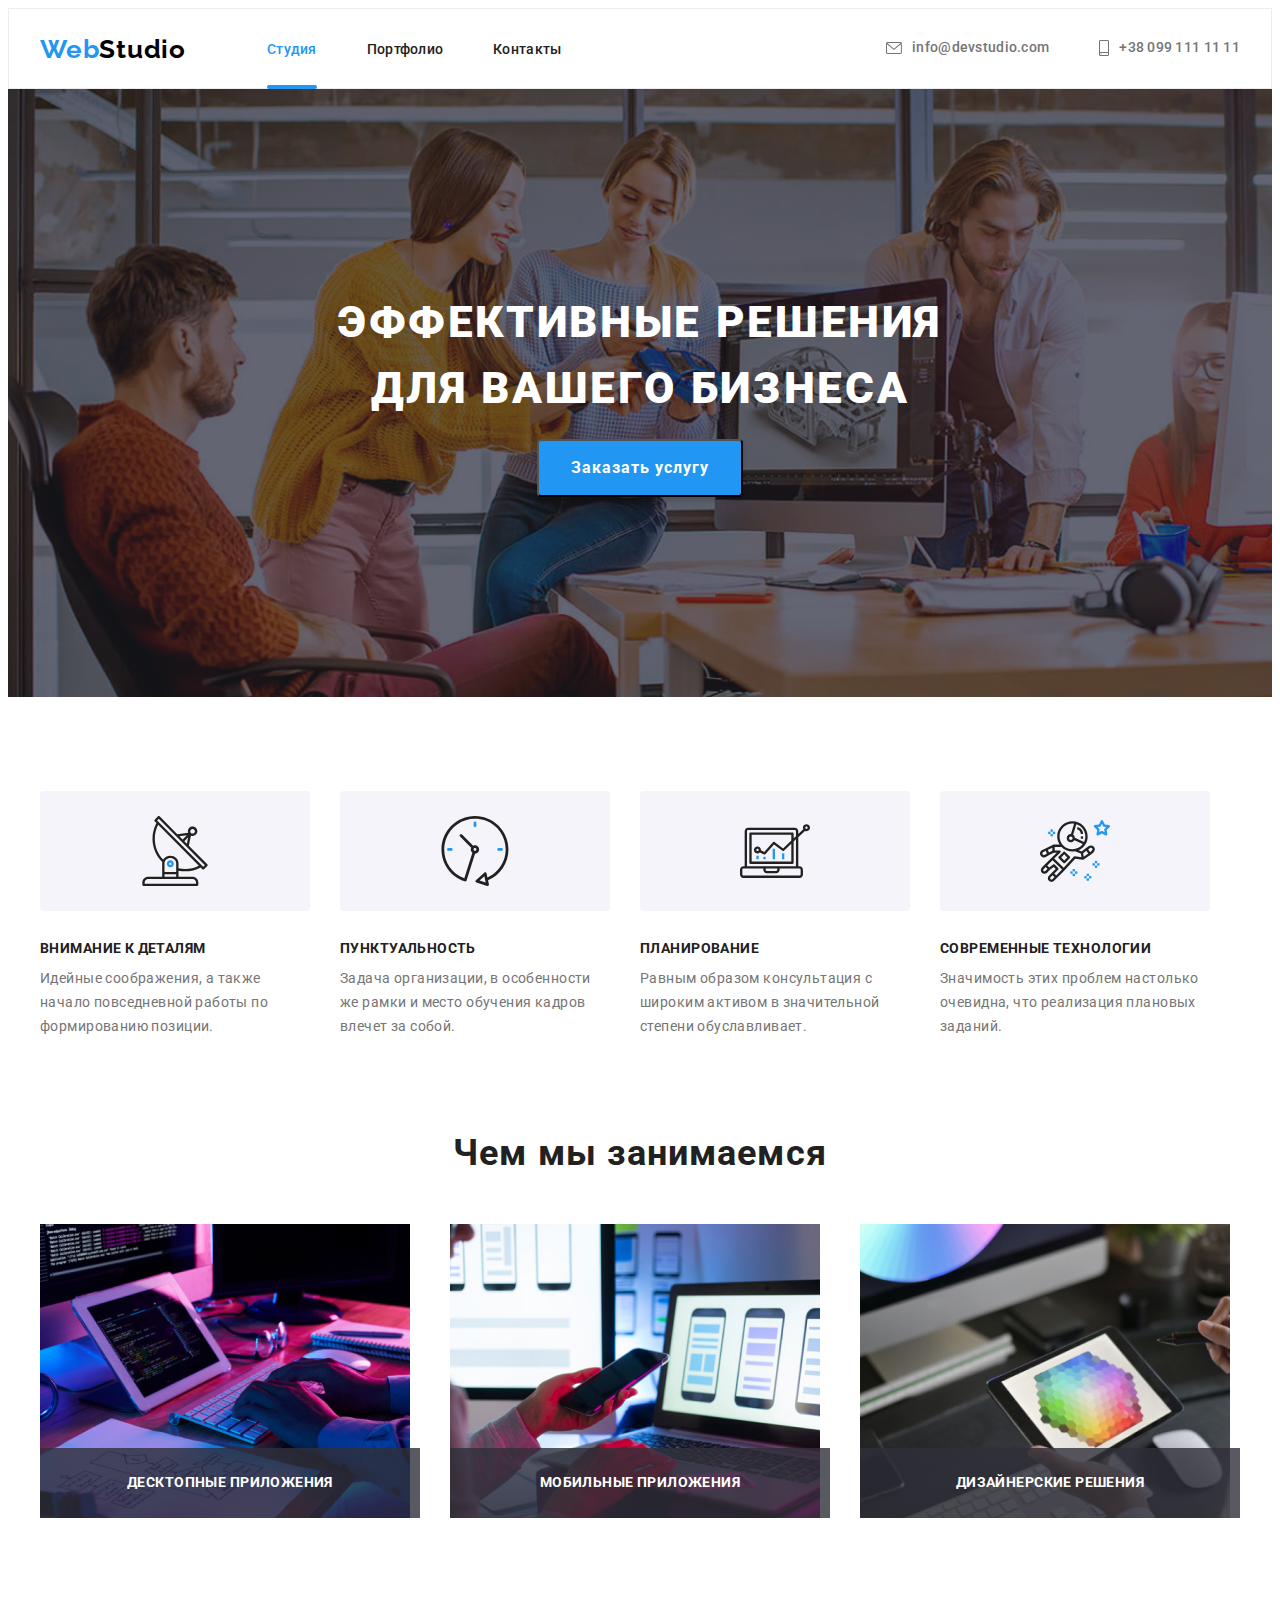
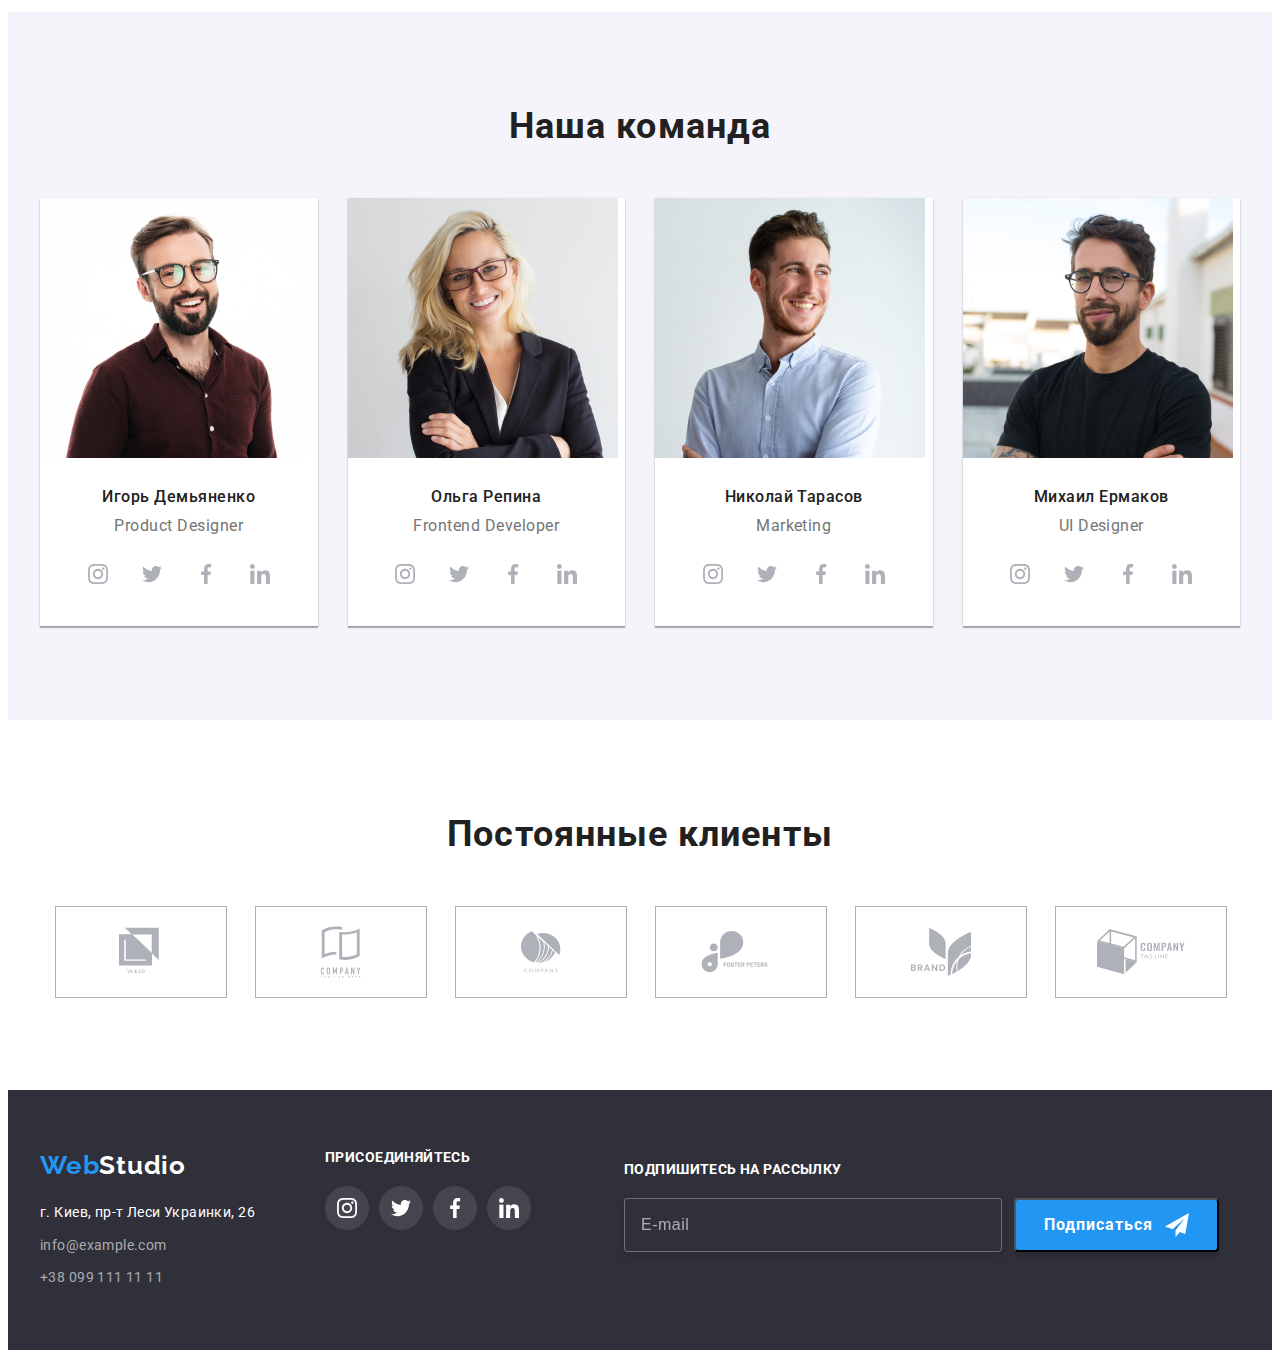
<file: index.html>
<!DOCTYPE html>
<html lang="ru">

<head>
    <meta charset="UTF-8">
    <meta http-equiv="X-UA-Compatible" content="IE=edge">
    <meta name="viewport" content="width=device-width, initial-scale=1.0">
    <title>Эффективные решения для Вашего бизнеса</title>
    <link rel="preconnect" href="https://fonts.gstatic.com">
    <link 
        href="https://fonts.googleapis.com/css2?family=Raleway:wght@700&family=Roboto:wght@400;500;700;900&display=swap"
        rel="stylesheet">
    <link rel="stylesheet" href="https://cdnjs.cloudflare.com/ajax/libs/modern-normalize/1.0.0/modern-normalize.min.css"
        integrity="sha512-ISS7cAi1PEhQ8jnbJpJZMd29NlhNj4AWYyLOSp2CE/CsHxTCu+r+t0D2yoJudVrd0/8fTVPUVDzY5Tvli75u/g=="
        crossorigin="anonymous" />
    <link rel="stylesheet" href="https://cdnjs.cloudflare.com/ajax/libs/animate.css/4.1.1/animate.min.css" />
    <link rel="stylesheet" href="./css/main.min.css">

</head>

<body class="body">

    <!--HEADER-->

    <header class="header">
        <div class="container header__container">
            <nav class="navigation">
                <a class="logo logo__header link animate__heartBeat" href="./index.html"> Web<span 
                    class="logo_theme-light">Studio</span></a>
                <ul class="menu list">
                    <li class="menu__item">
                        <a class="menu__link link menu__active" href="./index.html">Студия</a>
                    </li>
                    <li class="menu__item">
                        <a class="menu__link link" href="./portfolio.html">Портфолио</a>
                    </li>
                    <li class="menu__item">
                        <a class="menu__link link" href="">Контакты</a>
                    </li>
                </ul>
            </nav>
            <button class="header__burger" type="button" data-menu-button>
                <svg class="header__burger-icon">
                    <use href="./images/sprites.svg#icon-burger"></use>
                </svg>
            </button>
            <ul class="list contact-list">
                <li class="contact-list__item">
                    <a class="contact-list__link link" href="mailto:info@devstudio.com">
                        <svg class="contact-list__icon" width="16" height="12"> 
                            <use href="./images/sprites.svg#icon-mail"></use>
                        </svg>info@devstudio.com</a>
                </li>
                <li class="contact-list__item">
                    <a class="contact-list__link link" href="tel:+380991111111">
                        <svg class="contact-list__icon" width="10" height="16">
                            <use href="./images/sprites.svg#icon-smartphone"></use>
                        </svg>+38 099 111 11 11</a>
                </li>
            </ul>
        </div>  
        <div class="mobile-menu is-open" data-menu>
            <button type="button" class="mobile-menu__close-btn" data-menu-close>
                <svg class="mobile-menu__close-icon">
                    <use href="./images/sprites.svg#icon-btn-close"></use>
                </svg>
            </button>
            <ul class="mobile-menu__list list">
                <li class="mobile-menu__item">
                    <a href="./index.html" class="mobile-menu__link menu__active link">Студия</a>
                </li>
                <li class="mobile-menu__item">
                    <a href="./portfolio.html" class="mobile-menu__link link">Портфолио</a>
                </li>
                <li class="mobile-menu__item">
                    <a href="" class="mobile-menu__link link">Контакты</a>
                </li>
            </ul>
            <ul class="list mobile-menu__contact">
                <li class="mobile-menu__contact-item">
                    <a class="mobile-menu__contact-tel link" href="tel:+380991111111">
                        +38 099 111 11 11</a>
                </li>
                <li class="mobile-menu__contact-item">
                    <a class="mobile-menu__contact-mail link" href="mailto:info@devstudio.com">
                        info@devstudio.com</a>
                </li>
            </ul>
            <ul class="mobile-menu__social-list list">
                <li class="mobile-menu__social-item">
                    <a href="" class="mobile-menu__social-link link">
                        Instagram</a>
                </li>
                <li class="mobile-menu__social-item">
                    <a href="" class="mobile-menu__social-link link">
                        Twitter</a>
                </li>
                <li class="mobile-menu__social-item">
                    <a href="" class="mobile-menu__social-link link">
                        Facebook</a>
                </li>
                <li class="mobile-menu__social-item">
                    <a href="" class="mobile-menu__social-link link">
                        Linkedin</a>
                </li>
            </ul>
        </div>      
    </header>

    <main class="main">

        <!--HERO-->
        <section class="hero">
            <div class="container hero__container">
                <h1 class="hero__title" >Эффективные решения для вашего бизнеса</h1>
                <button class="modal-btn" type="button" data-modal-open>Заказать услугу</button>
            </div>
        </section>

        <!--ABOUT-->
        <section class="about">
            <div class="container">
                <ul class="list about__list">
                    <li class="about__item">
                        <div class="about__icon" >
                            <svg width="70px" height="70px">
                                <use href="./images/sprites.svg#icon-antenna"></use>
                            </svg>
                        </div>
                        <h3 class="about__title">Внимание к деталям</h3>
                        <p class="about__text">Идейные соображения, а также начало повседневной работы по формированию позиции.</p>
                    </li>
                    <li class="about__item">
                        <div class="about__icon" >
                            <svg width="70px" height="70px">
                                <use href="./images/sprites.svg#icon-clock"></use>
                            </svg>
                        </div>
                        <h3 class="about__title">Пунктуальность</h3>
                        <p class="about__text">Задача организации, в особенности же рамки и место обучения кадров влечет за собой.</p>
                    </li>
                    <li class="about__item">
                        <div class="about__icon" >
                            <svg width="70px" height="70px">
                                <use href="./images/sprites.svg#icon-diagram"></use>
                            </svg>
                        </div>
                        <h3 class="about__title">Планирование</h3>
                        <p class="about__text">Равным образом консультация с широким активом в значительной степени обуславливает.</p>
                    </li>
                    <li class="about__item">
                        <div class="about__icon" >
                            <svg width="70px" height="70px">
                                <use href="./images/sprites.svg#icon-astronaut"></use>
                            </svg>
                        </div>
                        <h3 class="about__title">Современные технологии</h3>
                        <p class="about__text">Значимость этих проблем настолько очевидна, что реализация плановых заданий.</p>
                    </li>
                </ul>
            </div>
        </section>

        <!--OUR-WORK-->
        <section class="our-work">
            <div class="container">
                <h2 class="our-work__title suptitle">Чем мы занимаемся</h2>
                <ul class="list our-work__list">
                    <li class="our-work__item">
                        <picture class="picture">
                            <source srcset="./images/our-work/our-work-1.jpg 1x, ./images/our-work/our-work-1@2x.jpg 2x" media="(min-width: 1200px)">
                            <img class="our-work__img" src="./images/our-work/our-work-1.jpg" alt="пишем код">   
                        </picture>
                        <p class="our-work__overlay">Десктопные приложения</p>
                    </li>
                    <li class="our-work__item">
                        <picture class="picture">
                            <source srcset="./images/our-work/our-work-2.jpg 1x, ./images/our-work/our-work-2@2x.jpg 2x" media=" (min-width:1200px)">
                            <img class="our-work__img" src="./images/our-work/our-work-2.jpg" alt="пишем код">
                        </picture>
                        <p class="our-work__overlay">Мобильные приложения</p>
                    </li>
                    <li class="our-work__item">
                        <picture class="picture">
                            <source srcset="./images/our-work/our-work-3.jpg 1x, ./images/our-work/our-work-3@2x.jpg 2x" media="(min-width: 1200px)">
                            <img class="our-work__img" src="./images/our-work/our-work-3.jpg" alt="пишем код">
                        </picture>
                        <p class="our-work__overlay">Дизайнерские решения</p>
                    </li>
                </ul>
            </div>
        </section>

        <!--TEAM-->        
        <section class="team">
            <div class="container">
                <h2 class="team__title suptitle">Наша команда</h2>
                <ul class="list team__list">
                    <li class="team__item">
                        <picture class="picture">
                            <source srcset="./images/team/igor-img-desktop.jpg 1x, ./images/team/igor-img-desktop@2x.jpg 2x" media="(min-width: 1200px)">
                            <source srcset="./images/team/igor-img-tablet.jpg 1x, ./images/team/igor-img-tablet@2x.jpg 2x" media="(min-width: 768px)">
                            <source srcset="./images/team/igor-img-mob.jpg 1x, ./images/team/igor-img-mob@2x.jpg 2x" media="(min-width: 320px)">
                            <img class="team__img" src="./images/team/igor-img-mob.jpg" alt="корткостриженный улыбающийся мужчина в очках">
                        </picture>
                        <div class="team__wrapper">
                            <h3 class="team__name">Игорь Демьяненко</h3>
                            <p class="team__position" lang="en">Product Designer</p>
                            <ul class="team__social-list list">
                                <li class="team__social-item">
                                    <a href="" class="team__social-link">
                                        <svg class="social-list-icon" width="20px" height="20px">
                                            <use href="./images/sprites.svg#icon-instagram"></use>
                                        </svg>
                                    </a>
                                </li>
                                <li class="team__social-item">
                                    <a href="" class="team__social-link">
                                        <svg class="social-list-icon" width="20px" height="20px">
                                            <use href="./images/sprites.svg#icon-twitter"></use>
                                        </svg>
                                    </a>
                                </li>
                                <li class="team__social-item">
                                    <a href="" class="team__social-link">
                                        <svg class="social-list-icon" width="20px" height="20px">
                                            <use href="./images/sprites.svg#icon-facebook"></use>
                                        </svg>
                                    </a>
                                </li>
                                <li class="team__social-item">
                                    <a href="" class="team__social-link">
                                        <svg class="social-list-icon" width="20px" height="20px">
                                            <use href="./images/sprites.svg#icon-linkedin"></use>
                                        </svg>
                                    </a>
                                </li>
                            </ul>
                        </div>
                    </li>
                    <li class="team__item">
                        <picture class="picture">
                            <source srcset="./images/team/olga-img-desktop.jpg 1x, ./images/team/olga-img-desktop@2x.jpg 2x"
                                media="(min-width: 1200px)">
                            <source srcset="./images/team/olga-img-tablet.jpg 1x, ./images/team/olga-img-tablet@2x.jpg 2x"
                                media="(min-width: 768px)">
                            <source srcset="./images/team/olga-img-mob.jpg 1x, ./images/team/olga-img-mob@2x.jpg 2x" media="(min-width: 320px)">
                            <img class="team__img" src="./images/team/olga-img-mob.jpg" alt="корткостриженный улыбающийся мужчина в очках">
                        </picture>
                        <div class="team__wrapper">
                            <h3 class="team__name">Ольга Репина</h3>
                            <p class="team__position" lang="en">Frontend Developer</p>
                             <ul class="team__social-list list">
                                <li class="team__social-item">
                                    <a href="" class="team__social-link">
                                        <svg class="social-list-icon" width="20px" height="20px">
                                            <use href="./images/sprites.svg#icon-instagram"></use>
                                        </svg>
                                    </a>
                                </li>
                                <li class="team__social-item">
                                    <a href="" class="team__social-link">
                                        <svg class="social-list-icon" width="20px" height="20px">
                                            <use href="./images/sprites.svg#icon-twitter"></use>
                                        </svg>
                                    </a>
                                </li>
                                <li class="team__social-item">
                                    <a href="" class="team__social-link">
                                        <svg class="social-list-icon" width="20px" height="20px">
                                            <use href="./images/sprites.svg#icon-facebook"></use>
                                        </svg>
                                    </a>
                                </li>
                                <li class="team__social-item">
                                    <a href="" class="team__social-link">
                                        <svg class="social-list-icon" width="20px" height="20px">
                                            <use href="./images/sprites.svg#icon-linkedin"></use>
                                        </svg>
                                    </a>
                                </li>
                            </ul>
                        </div>
                    </li>
                    <li class="team__item">
                        <picture class="picture">
                            <source srcset="./images/team/kolya-img-desktop.jpg 1x, ./images/team/kolya-img-desktop@2x.jpg 2x"
                                media="(min-width: 1200px)">
                            <source srcset="./images/team/kolya-img-tablet.jpg 1x, ./images/team/kolya-img-tablet@2x.jpg 2x"
                                media="(min-width: 768px)">
                            <source srcset="./images/team/kolya-img-mob.jpg 1x, ./images/team/kolya-img-mob@2x.jpg 2x" media="(min-width: 320px)">
                            <img class="team__img" src="./images/team/kolya-img-mob.jpg" alt="корткостриженный улыбающийся мужчина в очках">
                        </picture>
                        <div class="team__wrapper">
                            <h3 class="team__name">Николай Тарасов</h3>
                            <p class="team__position" lang="en">Marketing</p>
                             <ul class="team__social-list list">
                                <li class="team__social-item">
                                    <a href="" class="team__social-link">
                                        <svg class="social-list-icon" width="20px" height="20px">
                                            <use href="./images/sprites.svg#icon-instagram"></use>
                                        </svg>
                                    </a>
                                </li>
                                <li class="team__social-item">
                                    <a href="" class="team__social-link">
                                        <svg class="social-list-icon" width="20px" height="20px">
                                            <use href="./images/sprites.svg#icon-twitter"></use>
                                        </svg>
                                    </a>
                                </li>
                                <li class="team__social-item">
                                    <a href="" class="team__social-link">
                                        <svg class="social-list-icon" width="20px" height="20px">
                                            <use href="./images/sprites.svg#icon-facebook"></use>
                                        </svg>
                                    </a>
                                </li>
                                <li class="team__social-item">
                                    <a href="" class="team__social-link">
                                        <svg class="social-list-icon" width="20px" height="20px">
                                            <use href="./images/sprites.svg#icon-linkedin"></use>
                                        </svg>
                                    </a>
                                </li>
                            </ul>
                        </div>
                    </li>
                    <li class="team__item">
                        <picture class="picture">
                            <source srcset="./images/team/misha-img-desktop.jpg 1x, ./images/team/misha-img-desktop@2x.jpg 2x"
                                media="(min-width: 1200px)">
                            <source srcset="./images/team/misha-img-tablet.jpg 1x, ./images/team/misha-img-tablet@2x.jpg 2x"
                                media="(min-width: 768px)">
                            <source srcset="./images/team/misha-img-mob.jpg 1x, ./images/team/misha-img-mob@2x.jpg 2x"
                                media="(min-width: 320px)">
                            <img class="team__img" src="./images/team/misha-img-mob.jpg" alt="корткостриженный улыбающийся мужчина в очках">
                        </picture>
                        <div class="team__wrapper">
                            <h3 class="team__name">Михаил Ермаков</h3>
                            <p class="team__position" lang="en">UI Designer</p>
                             <ul class="team__social-list list">
                                <li class="team__social-item">
                                    <a href="" class="team__social-link">
                                        <svg class="social-list-icon" width="20px" height="20px">
                                            <use href="./images/sprites.svg#icon-instagram"></use>
                                        </svg>
                                    </a>
                                </li>
                                <li class="team__social-item">
                                    <a href="" class="team__social-link">
                                        <svg class="social-list-icon" width="20px" height="20px">
                                            <use href="./images/sprites.svg#icon-twitter"></use>
                                        </svg>
                                    </a>
                                </li>
                                <li class="team__social-item">
                                    <a href="" class="team__social-link">
                                        <svg class="social-list-icon" width="20px" height="20px">
                                            <use href="./images/sprites.svg#icon-facebook"></use>
                                        </svg>
                                    </a>
                                </li>
                                <li class="team__social-item">
                                    <a href="" class="team__social-link">
                                        <svg class="social-list-icon" width="20px" height="20px">
                                            <use href="./images/sprites.svg#icon-linkedin"></use>
                                        </svg>
                                    </a>
                                </li>
                            </ul>
                        </div>
                    </li>
                </ul>
            </div>
        </section>
       
        <!--CLIENTS-->        
        <section class="client">
            <div class="container">
                <h2 class="client__title suptitle">Постоянные клиенты</h2>
                <ul class="client__list list">
                    <li class="client__item">
                        <a href="" class="client__link">
                            <svg class="client-list-icon" width="44" height="50">
                                <use href="./images/sprites.svg#icon-company-1"></use>
                            </svg>
                        </a>
                    </li>
                    <li class="client__item">
                        <a href="" class="client__link">
                            <svg class="client-list-icon" width="40" height="52">
                                <use href="./images/sprites.svg#icon-company-2"></use>
                            </svg>
                        </a>
                    </li>
                    <li class="client__item">
                        <a href="" class="client__link">
                            <svg class="client-list-icon" width="40" height="42">
                                <use href="./images/sprites.svg#icon-company-3"></use>
                            </svg>
                        </a>
                    </li>
                    <li class="client__item">
                        <a href="" class="client__link">
                            <svg class="client-list-icon" width="82" height="42">
                                <use href="./images/sprites.svg#icon-company-4"></use>
                            </svg>
                        </a>
                    </li>
                    <li class="client__item">
                        <a href="" class="client__link">
                            <svg class="client-list-icon" width="60" height="48">
                                <use href="./images/sprites.svg#icon-company-5"></use>
                            </svg>
                        </a>
                    </li>
                    <li class="client__item">
                        <a href="" class="client__link">
                            <svg class="client-list-icon" width="88" height="46">
                                <use href="./images/sprites.svg#icon-company-6"></use>
                            </svg>
                        </a>
                    </li>
                </ul>
            </div>
        </section>
    
    </main>
    <footer class="footer">
        <div class="container footer__container">
            <div class="footer__contact">
                <div class="footer__navigation">
                    <a class="logo link" href="./index.html"> Web<span class="logo_theme-dark">Studio</span></a>
                    <address class="address">
                        <ul class="list footer__list">
                            <li class="footer__item">
                                <a class="footer__address link" href="https://goo.gl/maps/CNWoaTKzeVFjFcxj6" target="_blank"
                                    rel="noopener noreferrer">г. Киев, пр-т Леси Украинки, 26</a>
                            </li>
                            <li class="footer__item">
                                <a class="footer__mail-tel link" href="mailto:info@example.com">info@example.com</a>
                            </li>
                            <li class="footer__item">
                                <a class="footer__mail-tel link" href="tel:+380991111111">+38 099 111 11 11</a>
                            </li>
                        </ul>
                    </address>
                </div>
                <div class="footer__social">
                    <p class="footer__social-title">Присоединяйтесь</p>
                    <ul class="footer__social-list list">
                        <li class="footer__social-item">
                            <a href="" class="footer__social-link">
                                <svg width="20x" height="20px">
                                    <use href="./images/sprites.svg#icon-instagram"></use>
                                </svg>
                            </a>
                        </li>
                        <li class="footer__social-item">
                            <a href="" class="footer__social-link">
                                <svg width="20x" height="20px">
                                    <use href="./images/sprites.svg#icon-twitter"></use>
                                </svg>
                            </a>
                        </li>
                        <li class="footer__social-item">
                            <a href="" class="footer__social-link">
                                <svg width="20x" height="20px">
                                    <use href="./images/sprites.svg#icon-facebook"></use>
                                </svg>
                            </a>
                        </li>
                        <li class="footer__social-item">
                            <a href="" class="footer__social-link">
                                <svg width="20x" height="20px">
                                    <use href="./images/sprites.svg#icon-linkedin"></use>
                                </svg>
                            </a>
                        </li>
                    </ul>
                </div>
            </div>
            <div class="footer__form">
                <p class="footer__form-title">подпишитесь на рассылку</p>
                <form class="footer__form-txt">
                    <input class="footer__form-email" name="email" type="email" 
                    placeholder="E-mail" required autocomplete="off">
                    <button class="footer__form-btn" type="submit">
                        Подписаться
                        <svg class="footer__form-btn-icon" width="24" height="24">
                            <use href="./images/sprites.svg#icon-send"></use>
                        </svg>
                    </button>
                </form>
            </div>
        </div>
    </footer>  
    
    <div class="backdrop is-hidden" data-modal>
        <div class="modal">
            <button type="button" class="modal__close-btn" data-modal-close>
                <svg width="18px" height="18px">
                    <use href="./images/sprites.svg#icon-btn-close"></use>
                </svg>
            </button>
            <form class="modal__form" action="#" autocomplete="off">
                <p class="modal__form-title">Оставьте свои данные, мы вам перезвоним</p>
                
                <label class="modal__form-item">
                    Имя
                    <span class="modal__form-wrapper">
                        <input class="modal__form-input" name="user-name" type="text" required minlength="2">
                        <svg class="modal__form-icon" width="18" height="18">
                            <use href="./images/sprites.svg#icon-person-black"></use>
                        </svg>
                    </span>
                </label>

                <label class="modal__form-item">
                    Телефон
                    <span class="modal__form-wrapper">
                        <input class="modal__form-input" name="user-phone" type="tel" required pattern="[0-9]{3}-[0-9]{3}-[0-9]{2}-[0-9]{2}"
                            title="099-111-11-11">
                        <svg class="modal__form-icon" width="18" height="18">
                            <use href="./images/sprites.svg#icon-phone-black"></use>
                        </svg>
                    </span>
                </label>

                <label class="modal__form-item">
                    Почта
                    <span class="modal__form-wrapper">
                        <input class="modal__form-input" name="user-email" type="email" required>
                        <svg class="modal__form-icon" width="18" height="18">
                            <use href="./images/sprites.svg#icon-email-black"></use>
                        </svg>
                    </span>
                </label>

                <label class="modal__form-comment">
                    Комментарий
                    <textarea class="modal__form-message" name="user-message" placeholder="Введите текст"></textarea>
                </label>

                <input id="user-term" class="modal__form-term visually-hidden" name="user-term" type="checkbox" required>
                <label for="user-term" class="modal__form-check-desc">Соглашаюсь с рассылкой и принимаю&nbsp;<a href="">Условия договора</a></label>
                <button class="modal__form-btn" type="submit">Отправить</button>
                
            </form>
        </div>
    </div>

    <script src="./js/modal.js"></script>
    <script src="./js/mobile-menu.js"></script>
</body>

</html>
</file>
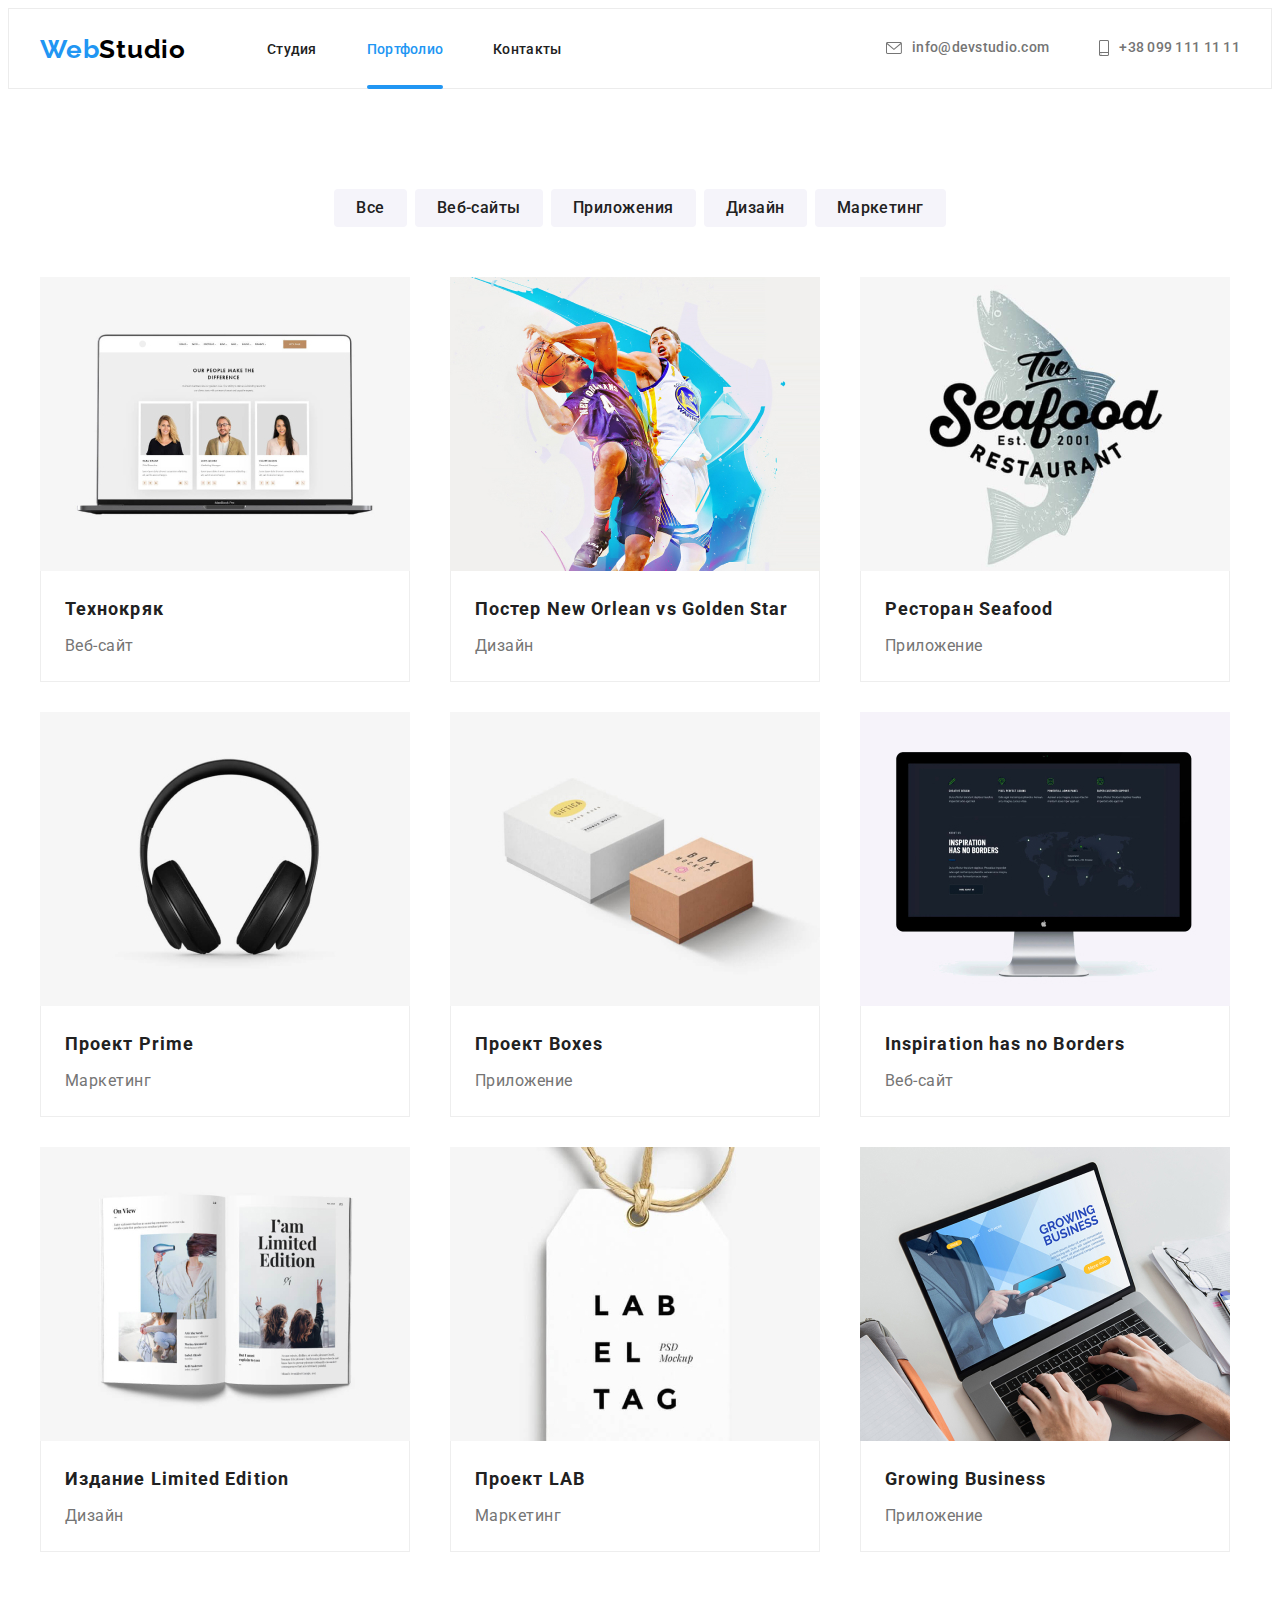
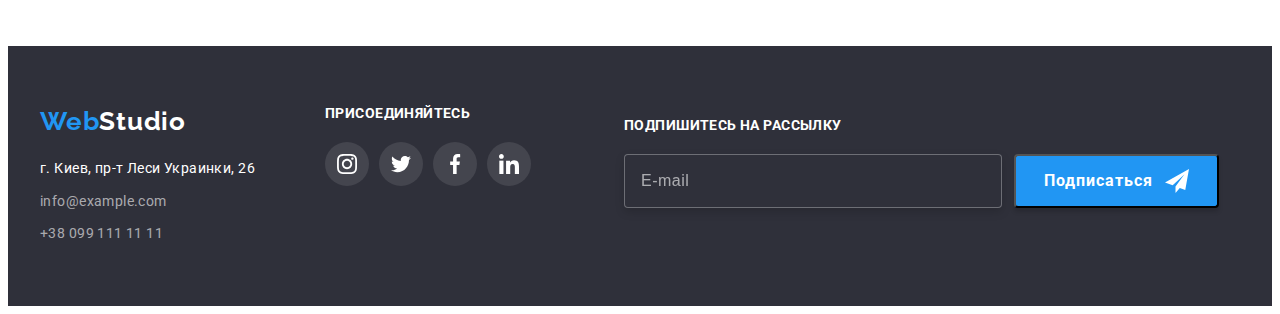
<file: portfolio.html>
<!DOCTYPE html>
<html lang="ru">

<head>
    <meta charset="UTF-8">
    <meta http-equiv="X-UA-Compatible" content="IE=edge">
    <meta name="viewport" content="width=device-width, initial-scale=1.0">
    <title>Портфолио</title>
    <link rel="preconnect" href="https://fonts.gstatic.com">
    <link 
        href="https://fonts.googleapis.com/css2?family=Raleway:wght@700&family=Roboto:wght@400;500;700;900&display=swap"
        rel="stylesheet">
    <link rel="stylesheet" href="https://cdnjs.cloudflare.com/ajax/libs/modern-normalize/1.0.0/modern-normalize.min.css"
        integrity="sha512-ISS7cAi1PEhQ8jnbJpJZMd29NlhNj4AWYyLOSp2CE/CsHxTCu+r+t0D2yoJudVrd0/8fTVPUVDzY5Tvli75u/g=="
        crossorigin="anonymous" />
        <link rel="stylesheet" href="https://cdnjs.cloudflare.com/ajax/libs/animate.css/4.1.1/animate.min.css" />
        <link rel="stylesheet" href="./css/portfolio.min.css">

</head>

<body class="body">
    <header class="header">
        <div class="container header__container">
            <nav class="navigation">
                <a class="logo logo__header link animate__heartBeat" href="./index.html"> Web<span
                        class="logo_theme-light">Studio</span></a>
                <ul class="menu list">
                    <li class="menu__item">
                        <a class="menu__link link" href="./index.html">Студия</a>
                    </li>
                    <li class="menu__item">
                        <a class="menu__link link menu__active" href="./portfolio.html">Портфолио</a>
                    </li>
                    <li class="menu__item">
                        <a class="menu__link link" href="">Контакты</a>
                    </li>
                </ul>
            </nav>
            <button class="header__burger" type="button" data-menu-button>
                <svg class="header__burger-icon">
                    <use href="./images/sprites.svg#icon-burger"></use>
                </svg>
            </button>
            <ul class="list contact-list">
                <li class="contact-list__item">
                    <a class="contact-list__link link" href="mailto:info@devstudio.com">
                        <svg class="contact-list__icon" width="16" height="12">
                            <use href="./images/sprites.svg#icon-mail"></use>
                        </svg>info@devstudio.com</a>
                </li>
                <li class="contact-list__item">
                    <a class="contact-list__link link" href="tel:+380991111111">
                        <svg class="contact-list__icon" width="10" height="16">
                            <use href="./images/sprites.svg#icon-smartphone"></use>
                        </svg>+38 099 111 11 11</a>
                </li>
            </ul>
        </div>
        <div class="mobile-menu is-open" data-menu>
            <button type="button" class="mobile-menu__close-btn" data-menu-close>
                <svg class="mobile-menu__close-icon">
                    <use href="./images/sprites.svg#icon-btn-close"></use>
                </svg>
            </button>
            <ul class="mobile-menu__list list">
                <li class="mobile-menu__item">
                    <a href="./index.html" class="mobile-menu__link link">Студия</a>
                </li>
                <li class="mobile-menu__item">
                    <a href="./portfolio.html" class="mobile-menu__link menu__active link">Портфолио</a>
                </li>
                <li class="mobile-menu__item">
                    <a href="" class="mobile-menu__link link">Контакты</a>
                </li>
            </ul>
            <ul class="list mobile-menu__contact">
                <li class="mobile-menu__contact-item">
                    <a class="mobile-menu__contact-tel link" href="tel:+380991111111">
                        +38 099 111 11 11</a>
                </li>
                <li class="mobile-menu__contact-item">
                    <a class="mobile-menu__contact-mail link" href="mailto:info@devstudio.com">
                        info@devstudio.com</a>
                </li>
            </ul>
            <ul class="mobile-menu__social-list list">
                <li class="mobile-menu__social-item">
                    <a href="" class="mobile-menu__social-link link">
                        Instagram</a>
                </li>
                <li class="mobile-menu__social-item">
                    <a href="" class="mobile-menu__social-link link">
                        Twitter</a>
                </li>
                <li class="mobile-menu__social-item">
                    <a href="" class="mobile-menu__social-link link">
                        Facebook</a>
                </li>
                <li class="mobile-menu__social-item">
                    <a href="" class="mobile-menu__social-link link">
                        Linkedin</a>
                </li>
            </ul>
        </div>

    </header>
    
    <main class="portfolio">
        <h1 class="visually-hidden">Portfolio</h1>
         <section class="portfolio__section">
             <div class="container">
                <ul class="list portfolio__btn-list">
                    <li class="portfolio__btn-item">
                        <button class="portfolio__btn link" type="button">Все</button>
                    </li>
                    <li class="portfolio__btn-item">
                        <button class="portfolio__btn link" type="button">Веб-сайты</button>
                    </li>
                    <li class="portfolio__btn-item">
                        <button class="portfolio__btn link" type="button">Приложения</button>
                    </li>
                    <li class="portfolio__btn-item">
                        <button class="portfolio__btn link" type="button">Дизайн</button>
                    </li>
                    <li class="portfolio__btn-item">
                        <button class="portfolio__btn link" type="button">Маркетинг</button>
                    </li>
                </ul>
                <ul class="portfolio__list">
                    <li class="list portfolio__item">
                        <a class="link portfolio__link" href="">
                            <div class="portfolio__overlay">
                                <picture class="picture">
                                    <source srcset="./images/portfolio/our-project-1-desktop.jpg 1x, ./images/portfolio/our-project-1-desktop@2x.jpg 2x"
                                        media="(min-width: 1200px)">
                                    <source srcset="./images/portfolio/our-project-1-tablet.jpg 1x, ./images/portfolio/our-project-1-tablet@2x.jpg 2x"
                                        media="(min-width: 768px)">
                                    <source srcset="./images/portfolio/our-project-1-mob.jpg 1x, ./images/portfolio/our-project-1-mob@2x.jpg 2x" 
                                        media="(min-width: 320px)">
                                    <img class="potfolio__img" src="./images/portfolio/our-project-1-mob.jpg" alt="монитор ноутбука, на котором три фотокарточки людей с пояснениями">
                                </picture>
                                <p class="portfolio__overlay-txt">Технокряк это современная площадка распространения коронавируса. Компании
                                используют эту платформу для цифрового шпионажа и атак на защищённые сервера.
                                </p>
                            </div>
                            <div class="portfolio__wrapper">
                                <h2 class="portfolio__title">Технокряк</h2>
                                <p class="portfolio__our-projects">Веб-сайт</p>
                            </div>
                        </a>
                        </li>
                    <li class="list portfolio__item">
                        <a class="link portfolio__link" href="">
                            <div class="portfolio__overlay">
                                <picture class="picture">
                                    <source srcset="./images/portfolio/our-project-2-desktop.jpg 1x, ./images/portfolio/our-project-2-desktop@2x.jpg 2x"
                                        media="(min-width: 1200px)">
                                    <source srcset="./images/portfolio/our-project-2-tablet.jpg 1x, ./images/portfolio/our-project-2-tablet@2x.jpg 2x"
                                        media="(min-width: 768px)">
                                    <source srcset="./images/portfolio/our-project-2-mob.jpg 1x, ./images/portfolio/our-project-2-mob@2x.jpg 2x"
                                        media="(min-width: 320px)">
                                    <img class="potfolio__img" src="./images/portfolio/our-project-2-mob.jpg"
                                        alt="два баскетболиста в синей и белой форме борются за мяч в прыжке">
                                </picture>
                                <p class="portfolio__overlay-txt">Lorem ipsum, dolor sit amet consectetur adipisicing elit. 
                                Quaerat eius, provident nisi accusantium aliquid fugiat enim voluptas molestias 
                                perspiciatis fuga voluptatibus voluptatum optio modi, odio est reiciendis et magnam
                                </p>
                            </div>
                            <div class="portfolio__wrapper">
                                <h2 class="portfolio__title">Постер <span lang="en">New Orlean vs Golden Star</span></h2>
                                <p class="portfolio__our-projects">Дизайн</p>
                            </div>
                        </a>
                    </li>
                    <li class="list portfolio__item">
                        <a class="link portfolio__link" href="">
                            <div class="portfolio__overlay">
                                <picture class="picture">
                                    <source srcset="./images/portfolio/our-project-3-desktop.jpg 1x, ./images/portfolio/our-project-3-desktop@2x.jpg 2x"
                                        media="(min-width: 1200px)">
                                    <source srcset="./images/portfolio/our-project-3-tablet.jpg 1x, ./images/portfolio/our-project-3-tablet@2x.jpg 2x"
                                        media="(min-width: 768px)">
                                    <source srcset="./images/portfolio/our-project-3-mob.jpg 1x, ./images/portfolio/our-project-3-mob@2x.jpg 2x"
                                        media="(min-width: 320px)">
                                    <img class="potfolio__img" src="./images/portfolio/our-project-3-mob.jpg"
                                        alt="логотип ресторана Сиафуд">
                                </picture>
                                <p class="portfolio__overlay-txt">Lorem ipsum, dolor sit amet consectetur adipisicing elit. 
                                Quaerat eius, provident nisi accusantium aliquid fugiat enim voluptas molestias 
                                perspiciatis fuga voluptatibus voluptatum optio modi, odio est reiciendis et magnam
                                </p>
                            </div>
                            <div class="portfolio__wrapper">
                                <h2 class="portfolio__title">Ресторан <span lang="en">Seafood</span></h2>
                                <p class="portfolio__our-projects">Приложение</p>
                            </div>
                        </a>
                    </li>
                    <li class="list portfolio__item">
                        <a class="link portfolio__link" href="">
                            <div class="portfolio__overlay">
                                <picture class="picture">
                                    <source srcset="./images/portfolio/our-project-4-desktop.jpg 1x, ./images/portfolio/our-project-4-desktop@2x.jpg 2x"
                                        media="(min-width: 1200px)">
                                    <source srcset="./images/portfolio/our-project-4-tablet.jpg 1x, ./images/portfolio/our-project-4-tablet@2x.jpg 2x"
                                        media="(min-width: 768px)">
                                    <source srcset="./images/portfolio/our-project-4-mob.jpg 1x, ./images/portfolio/our-project-4-mob@2x.jpg 2x"
                                        media="(min-width: 320px)">
                                    <img class="potfolio__img" src="./images/portfolio/our-project-4-mob.jpg" alt="черные наушники на белом фоне">
                                </picture>
                                <p class="portfolio__overlay-txt">Lorem ipsum, dolor sit amet consectetur adipisicing elit. 
                                Quaerat eius, provident nisi accusantium aliquid fugiat enim voluptas molestias 
                                perspiciatis fuga voluptatibus voluptatum optio modi, odio est reiciendis et magnam
                                </p>
                            </div>
                            <div class="portfolio__wrapper">
                                <h2 class="portfolio__title">Проект <span lang="en">Prime</span></h2>
                                <p class="portfolio__our-projects">Маркетинг</p>
                            </div>
                        </a>
                    </li>
                    <li class="list portfolio__item">
                        <a class="link portfolio__link" href="">
                            <div class="portfolio__overlay">
                                <picture class="picture">
                                    <source srcset="./images/portfolio/our-project-5-desktop.jpg 1x, ./images/portfolio/our-project-5-desktop@2x.jpg 2x"
                                        media="(min-width: 1200px)">
                                    <source srcset="./images/portfolio/our-project-5-tablet.jpg 1x, ./images/portfolio/our-project-5-tablet@2x.jpg 2x"
                                        media="(min-width: 768px)">
                                    <source srcset="./images/portfolio/our-project-5-mob.jpg 1x, ./images/portfolio/our-project-5-mob@2x.jpg 2x"
                                        media="(min-width: 320px)">
                                    <img class="potfolio__img" src="./images/portfolio/our-project-5-mob.jpg" alt="две коробочки белого и коричневого цвета">
                                </picture>
                                <p class="portfolio__overlay-txt">Lorem ipsum, dolor sit amet consectetur adipisicing elit. 
                                Quaerat eius, provident nisi accusantium aliquid fugiat enim voluptas molestias 
                                perspiciatis fuga voluptatibus voluptatum optio modi, odio est reiciendis et magnam
                                </p>
                            </div>
                            <div class="portfolio__wrapper">
                                <h2 class="portfolio__title">Проект <span lang="en">Boxes</span></h2>
                                <p class="portfolio__our-projects">Приложение</p>
                            </div>
                        </a>
                    </li>
                    <li class="list portfolio__item">
                        <a class="link portfolio__link" href="">
                            <div class="portfolio__overlay">
                                <picture class="picture">
                                    <source srcset="./images/portfolio/our-project-6-desktop.jpg 1x, ./images/portfolio/our-project-6-desktop@2x.jpg 2x"
                                        media="(min-width: 1200px)">
                                    <source srcset="./images/portfolio/our-project-6-tablet.jpg 1x, ./images/portfolio/our-project-6-tablet@2x.jpg 2x"
                                        media="(min-width: 768px)">
                                    <source srcset="./images/portfolio/our-project-6-mob.jpg 1x, ./images/portfolio/our-project-6-mob@2x.jpg 2x"
                                        media="(min-width: 320px)">
                                    <img class="potfolio__img" src="./images/portfolio/our-project-6-mob.jpg"
                                        alt="монитор эппл с открытым веб-сайтом">
                                </picture>
                                <p class="portfolio__overlay-txt">Lorem ipsum, dolor sit amet consectetur adipisicing elit. 
                                Quaerat eius, provident nisi accusantium aliquid fugiat enim voluptas molestias 
                                perspiciatis fuga voluptatibus voluptatum optio modi, odio est reiciendis et magnam
                                </p>
                            </div>
                            <div class="portfolio__wrapper">
                                <h2 class="portfolio__title">Inspiration has no Borders</h2>
                                <p class="portfolio__our-projects">Веб-сайт</p>
                            </div>
                        </a>
                    </li>
                    <li class="list portfolio__item">
                        <a class="link portfolio__link" href="">
                            <div class="portfolio__overlay">
                                <picture class="picture">
                                    <source srcset="./images/portfolio/our-project-7-desktop.jpg 1x, ./images/portfolio/our-project-7-desktop@2x.jpg 2x"
                                        media="(min-width: 1200px)">
                                    <source srcset="./images/portfolio/our-project-7-tablet.jpg 1x, ./images/portfolio/our-project-7-tablet@2x.jpg 2x"
                                        media="(min-width: 768px)">
                                    <source srcset="./images/portfolio/our-project-7-mob.jpg 1x, ./images/portfolio/our-project-7-mob@2x.jpg 2x"
                                        media="(min-width: 320px)">
                                    <img class="potfolio__img" src="./images/portfolio/our-project-7-mob.jpg" alt="книга в раскрытом виде с надписью на английском языке - я лимитировання серия">
                                </picture>
                                <p class="portfolio__overlay-txt">Lorem ipsum, dolor sit amet consectetur adipisicing elit. 
                                Quaerat eius, provident nisi accusantium aliquid fugiat enim voluptas molestias 
                                perspiciatis fuga voluptatibus voluptatum optio modi, odio est reiciendis et magnam
                                </p>
                            </div>
                            <div class="portfolio__wrapper">
                                <h2 class="portfolio__title">Издание <span lang="en">Limited Edition</span></h2>
                                <p class="portfolio__our-projects">Дизайн</p>
                            </div>
                        </a>
                    </li>
                    <li class="list portfolio__item">
                        <a class="link portfolio__link" href="">
                            <div class="portfolio__overlay">
                                <picture class="picture">
                                    <source srcset="./images/portfolio/our-project-8-desktop.jpg 1x, ./images/portfolio/our-project-8-desktop@2x.jpg 2x"
                                        media="(min-width: 1200px)">
                                    <source srcset="./images/portfolio/our-project-8-tablet.jpg 1x, ./images/portfolio/our-project-8-tablet@2x.jpg 2x"
                                        media="(min-width: 768px)">
                                    <source srcset="./images/portfolio/our-project-8-mob.jpg 1x, ./images/portfolio/our-project-8-mob@2x.jpg 2x"
                                        media="(min-width: 320px)">
                                    <img class="potfolio__img" src="./images/portfolio/our-project-8-mob.jpg"
                                        alt="подвесочка белого цвета">
                                </picture>
                                <p class="portfolio__overlay-txt">Lorem ipsum, dolor sit amet consectetur adipisicing elit. 
                                Quaerat eius, provident nisi accusantium aliquid fugiat enim voluptas molestias 
                                perspiciatis fuga voluptatibus voluptatum optio modi, odio est reiciendis et magnam
                                </p>
                            </div>
                            <div class="portfolio__wrapper">
                                <h2 class="portfolio__title">Проект <span lang="en">LAB</span></h2>
                                <p class="portfolio__our-projects">Маркетинг</p>
                            </div>
                        </a>
                    </li>
                    <li class="list portfolio__item">
                        <a class="link portfolio__link" href="">
                            <div class="portfolio__overlay">
                                <picture class="picture">
                                    <source srcset="./images/portfolio/our-project-9-desktop.jpg 1x, ./images/portfolio/our-project-9-desktop@2x.jpg 2x"
                                        media="(min-width: 1200px)">
                                    <source srcset="./images/portfolio/our-project-9-tablet.jpg 1x, ./images/portfolio/our-project-9-tablet@2x.jpg 2x"
                                        media="(min-width: 768px)">
                                    <source srcset="./images/portfolio/our-project-9-mob.jpg 1x, ./images/portfolio/our-project-9-mob@2x.jpg 2x"
                                        media="(min-width: 320px)">
                                    <img class="potfolio__img" src="./images/portfolio/our-project-9-mob.jpg" alt="фото сверху как мужчина работает за ноутбуком">
                                </picture>
                                <p class="portfolio__overlay-txt">Lorem ipsum, dolor sit amet consectetur adipisicing elit. 
                                Quaerat eius, provident nisi accusantium aliquid fugiat enim voluptas molestias 
                                perspiciatis fuga voluptatibus voluptatum optio modi, odio est reiciendis et magnam
                                </p>
                            </div>
                            <div class="portfolio__wrapper">
                                <h2 class="portfolio__title">Growing Business</h2>
                                <p class="portfolio__our-projects">Приложение</p>
                            </div>
                        </a>
                    </li>
                </ul>
            </div>
        </section>
    </main>
    
    <footer class="footer">
        <div class="container footer__container">
            <div class="footer__contact">
                <div class="footer__navigation">
                    <a class="logo link" href="./index.html"> Web<span class="logo_theme-dark">Studio</span></a>
                    <address class="address">
                        <ul class="list footer__list">
                            <li class="footer__item">
                                <a class="footer__address link" href="https://goo.gl/maps/CNWoaTKzeVFjFcxj6" target="_blank"
                                    rel="noopener noreferrer">г. Киев, пр-т Леси Украинки, 26</a>
                            </li>
                            <li class="footer__item">
                                <a class="footer__mail-tel link" href="mailto:info@example.com">info@example.com</a>
                            </li>
                            <li class="footer__item">
                                <a class="footer__mail-tel link" href="tel:+380991111111">+38 099 111 11 11</a>
                            </li>
                        </ul>
                    </address>
                </div>
                <div class="footer__social">
                    <p class="footer__social-title">Присоединяйтесь</p>
                    <ul class="footer__social-list list">
                        <li class="footer__social-item">
                            <a href="" class="footer__social-link">
                                <svg width="20x" height="20px">
                                    <use href="./images/sprites.svg#icon-instagram"></use>
                                </svg>
                            </a>
                        </li>
                        <li class="footer__social-item">
                            <a href="" class="footer__social-link">
                                <svg width="20x" height="20px">
                                    <use href="./images/sprites.svg#icon-twitter"></use>
                                </svg>
                            </a>
                        </li>
                        <li class="footer__social-item">
                            <a href="" class="footer__social-link">
                                <svg width="20x" height="20px">
                                    <use href="./images/sprites.svg#icon-facebook"></use>
                                </svg>
                            </a>
                        </li>
                        <li class="footer__social-item">
                            <a href="" class="footer__social-link">
                                <svg width="20x" height="20px">
                                    <use href="./images/sprites.svg#icon-linkedin"></use>
                                </svg>
                            </a>
                        </li>
                    </ul>
                </div>
            </div>
            <div class="footer__form">
                <p class="footer__form-title">подпишитесь на рассылку</p>
                <form class="footer__form-txt">
                    <input class="footer__form-email" name="email" type="email" placeholder="E-mail" required
                        autocomplete="off">
                    <button class="footer__form-btn" type="submit">
                        Подписаться
                        <svg class="footer__form-btn-icon" width="24" height="24">
                            <use href="./images/sprites.svg#icon-send"></use>
                        </svg>
                    </button>
                </form>
            </div>
        </div>
    </footer>
        
    <script src="./js/mobile-menu.js"></script>
</body>
</html>
</file>
<file: css/main.min.css>
:root{--main-font: 'Roboto', sans-serif;--secondary-font: 'Raleway', sans-serif;--main-color: #212121;--accent-color: #2196f3;--secondary-color: #757575;--background-btn-color: #f5f4fa;--header-background-color: #ffffff;--footer-background-color: #2f303a;--logo-link-black-color: #000000;--footer-mail-tel: rgba(255, 255, 255, 0.6);--social-link-color: #afb1b8}.visually-hidden{position:absolute !important;clip:rect(1px 1px 1px 1px);clip:rect(1px, 1px, 1px, 1px);padding:0 !important;border:0 !important;height:1px !important;width:1px !important;overflow:hidden}.link{text-decoration:none}.list{list-style:none}h1,h2,h3,h4,h5,h6,p,ul,ol{margin:0px;padding:0px}a{text-decoration:none}.body{font-family:var(--main-font)}.container{padding-left:15px;padding-right:15px}@media screen and (min-width: 480px){.container{width:480px;margin:0 auto}}@media screen and (min-width: 768px){.container{width:768px}}@media screen and (min-width: 1200px){.container{width:1200px}}.modal-btn{font-family:var(--main-font);display:inline-block;min-width:200px;padding:12px 32px;background:var(--accent-color);box-shadow:0px 4px 4px rgba(0,0,0,0.15);border-radius:4px;font-weight:700;font-size:16px;line-height:1.87;letter-spacing:0.06em;cursor:pointer;color:var(--header-background-color);background-color:var(--accent-color)}@media screen and (max-width: 767px){.suptitle{margin-bottom:30px}}@media screen and (min-width: 768px){.suptitle{margin-bottom:30px}}@media screen and (min-width: 1200px){.suptitle{margin-bottom:50px}}.backdrop{position:fixed;top:0;left:0;width:100%;height:100%;background-color:rgba(0,0,0,0.2);transition:opacity, visibility, pointer-events;transition-duration:250ms;transition-timing-function:cubic-bezier(0.4, 0, 0.2, 1)}@media screen and (max-width: 767px){.is-hidden{opacity:0;visibility:hidden;pointer-events:none}.modal{width:450px;height:609px;padding:40px;position:absolute;top:50%;left:50%;transform:translate(-50%, -50%);background:var(--header-background-color);box-shadow:0px 1px 3px rgba(0,0,0,0.12),0px 1px 1px rgba(0,0,0,0.14),0px 2px 1px rgba(0,0,0,0.2);border-radius:4px}.modal__close-btn{display:flex;justify-content:center;align-items:center;width:30px;height:30px;padding:6px;position:absolute;top:8px;right:8px;cursor:pointer;background-color:var(--header-background-color);border:1px solid rgba(0,0,0,0.1);border-radius:50%;transition:fill 250ms cubic-bezier(0.4, 0, 0.2, 1)}.modal__close-btn:hover,.modal__close-btn:focus{fill:var(--accent-color)}}@media screen and (min-width: 768px) and (max-width: 1199px){.is-hidden{opacity:0;visibility:hidden;pointer-events:none}.modal{width:450px;height:609px;padding:40px;position:absolute;top:50%;left:50%;transform:translate(-50%, -50%);background:var(--header-background-color);box-shadow:0px 1px 3px rgba(0,0,0,0.12),0px 1px 1px rgba(0,0,0,0.14),0px 2px 1px rgba(0,0,0,0.2);border-radius:4px}.modal__close-btn{display:flex;justify-content:center;align-items:center;width:30px;height:30px;padding:6px;position:absolute;top:8px;right:8px;cursor:pointer;background-color:var(--header-background-color);border:1px solid rgba(0,0,0,0.1);border-radius:50%;transition:fill 250ms cubic-bezier(0.4, 0, 0.2, 1)}.modal__close-btn:hover,.modal__close-btn:focus{fill:var(--accent-color)}}@media screen and (min-width: 1200px){.is-hidden{opacity:0;visibility:hidden;pointer-events:none}.modal{width:528px;height:581px;padding:40px;position:absolute;top:50%;left:50%;transform:translate(-50%, -50%);background:var(--header-background-color);box-shadow:0px 1px 3px rgba(0,0,0,0.12),0px 1px 1px rgba(0,0,0,0.14),0px 2px 1px rgba(0,0,0,0.2);border-radius:4px}.modal__close-btn{display:flex;justify-content:center;align-items:center;width:30px;height:30px;padding:6px;position:absolute;top:8px;right:8px;cursor:pointer;background-color:var(--header-background-color);border:1px solid rgba(0,0,0,0.1);border-radius:50%;transition:fill 250ms cubic-bezier(0.4, 0, 0.2, 1)}.modal__close-btn:hover,.modal__close-btn:focus{fill:var(--accent-color)}}@media screen and (min-width: 1200px){.is-hidden{opacity:0;visibility:hidden;pointer-events:none}.modal{width:528px;height:581px;padding:40px;position:absolute;top:50%;left:50%;transform:translate(-50%, -50%);background:var(--header-background-color);box-shadow:0px 1px 3px rgba(0,0,0,0.12),0px 1px 1px rgba(0,0,0,0.14),0px 2px 1px rgba(0,0,0,0.2);border-radius:4px}.modal__close-btn{display:flex;justify-content:center;align-items:center;width:30px;height:30px;padding:6px;position:absolute;top:8px;right:8px;cursor:pointer;background-color:var(--header-background-color);border:1px solid rgba(0,0,0,0.1);border-radius:50%;transition:fill 250ms cubic-bezier(0.4, 0, 0.2, 1)}.modal__close-btn:hover,.modal__close-btn:focus{fill:var(--accent-color)}}@media screen and (max-width: 767px){.modal__form{display:flex;flex-direction:column}.modal__form-title{margin-bottom:12px;font-weight:700;font-size:20px;line-height:1.15;text-align:center;letter-spacing:0.03em;color:var(--main-color)}.modal__form-item{margin-bottom:10px;font-weight:400;font-size:12px;line-height:1.16;letter-spacing:0.01em;color:var(--secondary-color)}.modal__form-wrapper{display:block;position:relative;margin-top:4px}.modal__form-input{width:100%;height:40px;padding-left:42px;border:1px solid rgba(33,33,33,0.2);border-radius:4px;transition-property:border-color;transition-duration:250ms;transition-timing-function:cubic-bezier(0.4, 0, 0.2, 1)}.modal__form-input:focus{outline:none;border-color:var(--accent-color)}.modal__form-icon{position:absolute;top:50%;left:12px;transform:translateY(-50%);transition-property:fill;transition-duration:250ms;transition-timing-function:cubic-bezier(0.4, 0, 0.2, 1)}.modal__form-input:focus+.modal__form-icon{fill:var(--accent-color)}.modal__form-comment{margin-bottom:20px;font-weight:400;font-size:12px;line-height:14px;letter-spacing:0.01em;color:var(--secondary-color)}.modal__form-message{width:100%;height:120px;padding:12px 16px;margin-top:4px;resize:none;font-weight:400;font-size:14px;line-height:1.14;letter-spacing:0.01em;border:1px solid rgba(33,33,33,0.2);border-radius:4px;transition-property:border-color;transition-duration:250ms;transition-timing-function:cubic-bezier(0.4, 0, 0.2, 1)}.modal__form-message:focus{outline:none;border-color:var(--accent-color)}.modal__form-message::placeholder{color:rgba(117,117,117,0.5)}.modal__form-check-desc{display:flex;align-items:center;margin-bottom:30px;font-family:var(--main-font);font-weight:400;font-size:12px;line-height:1.16;letter-spacing:0.03em;color:var(--secondary-color)}.modal__form-check-desc::before{content:'';display:block;width:16px;height:16px;margin-right:8px;border:1px solid var(--main-color);cursor:pointer}.modal__form-term:checked+.modal__form-check-desc::before{background-image:url(../images/form/check.svg);background-position:center;background-size:cover;overflow:hidden;border:none}.modal__form-term:focus+.modal__form-check-desc::before{outline:1px solid var(--secondary-color)}.modal__form-btn{align-self:center;width:200px;height:50px;font-weight:700;font-size:16px;line-height:1.87;letter-spacing:0.06em;cursor:pointer;color:var(--header-background-color);background-color:var(--accent-color);box-shadow:0px 4px 4px rgba(0,0,0,0.15);border-radius:4px;border:none}.modal__form-btn:hover,.modal__form-btn:focus{background:#188ce8;box-shadow:0px 4px 4px rgba(0,0,0,0.15);border-radius:4px}}@media screen and (min-width: 768px) and (max-width: 1199px){.modal__form{display:flex;flex-direction:column}.modal__form-title{margin-bottom:12px;font-weight:700;font-size:20px;line-height:1.15;text-align:center;letter-spacing:0.03em;color:var(--main-color)}.modal__form-item{margin-bottom:10px;font-weight:400;font-size:12px;line-height:1.16;letter-spacing:0.01em;color:var(--secondary-color)}.modal__form-wrapper{display:block;position:relative;margin-top:4px}.modal__form-input{width:100%;height:40px;padding-left:42px;border:1px solid rgba(33,33,33,0.2);border-radius:4px;transition-property:border-color;transition-duration:250ms;transition-timing-function:cubic-bezier(0.4, 0, 0.2, 1)}.modal__form-input:focus{outline:none;border-color:var(--accent-color)}.modal__form-icon{position:absolute;top:50%;left:12px;transform:translateY(-50%);transition-property:fill;transition-duration:250ms;transition-timing-function:cubic-bezier(0.4, 0, 0.2, 1)}.modal__form-input:focus+.modal__form-icon{fill:var(--accent-color)}.modal__form-comment{margin-bottom:20px;font-weight:400;font-size:12px;line-height:14px;letter-spacing:0.01em;color:var(--secondary-color)}.modal__form-message{width:100%;height:120px;padding:12px 16px;margin-top:4px;resize:none;font-weight:400;font-size:14px;line-height:1.14;letter-spacing:0.01em;border:1px solid rgba(33,33,33,0.2);border-radius:4px;transition-property:border-color;transition-duration:250ms;transition-timing-function:cubic-bezier(0.4, 0, 0.2, 1)}.modal__form-message:focus{outline:none;border-color:var(--accent-color)}.modal__form-message::placeholder{color:rgba(117,117,117,0.5)}.modal__form-check-desc{display:flex;align-items:center;margin-bottom:30px;font-family:var(--main-font);font-weight:400;font-size:12px;line-height:1.16;letter-spacing:0.03em;color:var(--secondary-color)}.modal__form-check-desc::before{content:'';display:block;width:16px;height:16px;margin-right:8px;border:1px solid var(--main-color);cursor:pointer}.modal__form-term:checked+.modal__form-check-desc::before{background-image:url(../images/form/check.svg);background-position:center;background-size:cover;overflow:hidden;border:none}.modal__form-term:focus+.modal__form-check-desc::before{outline:1px solid var(--secondary-color)}.modal__form-btn{align-self:center;width:200px;height:50px;font-weight:700;font-size:16px;line-height:1.87;letter-spacing:0.06em;cursor:pointer;color:var(--header-background-color);background-color:var(--accent-color);box-shadow:0px 4px 4px rgba(0,0,0,0.15);border-radius:4px;border:none}.modal__form-btn:hover,.modal__form-btn:focus{background:#188ce8;box-shadow:0px 4px 4px rgba(0,0,0,0.15);border-radius:4px}}@media screen and (min-width: 1200px){.modal__form{display:flex;flex-direction:column}.modal__form-title{margin-bottom:12px;font-weight:700;font-size:20px;line-height:1.15;text-align:center;letter-spacing:0.03em;color:var(--main-color)}.modal__form-item{margin-bottom:10px;font-weight:400;font-size:12px;line-height:1.16;letter-spacing:0.01em;color:var(--secondary-color)}.modal__form-wrapper{display:block;position:relative;margin-top:4px}.modal__form-input{width:100%;height:40px;padding-left:42px;border:1px solid rgba(33,33,33,0.2);border-radius:4px;transition-property:border-color;transition-duration:250ms;transition-timing-function:cubic-bezier(0.4, 0, 0.2, 1)}.modal__form-input:focus{outline:none;border-color:var(--accent-color)}.modal__form-icon{position:absolute;top:50%;left:12px;transform:translateY(-50%);transition-property:fill;transition-duration:250ms;transition-timing-function:cubic-bezier(0.4, 0, 0.2, 1)}.modal__form-input:focus+.modal__form-icon{fill:var(--accent-color)}.modal__form-comment{margin-bottom:20px;font-weight:400;font-size:12px;line-height:14px;letter-spacing:0.01em;color:var(--secondary-color)}.modal__form-message{width:100%;height:120px;padding:12px 16px;margin-top:4px;resize:none;font-weight:400;font-size:14px;line-height:1.14;letter-spacing:0.01em;border:1px solid rgba(33,33,33,0.2);border-radius:4px;transition-property:border-color;transition-duration:250ms;transition-timing-function:cubic-bezier(0.4, 0, 0.2, 1)}.modal__form-message:focus{outline:none;border-color:var(--accent-color)}.modal__form-message::placeholder{color:rgba(117,117,117,0.5)}.modal__form-check-desc{display:flex;align-items:center;margin-bottom:30px;font-weight:400;font-size:14px;line-height:1.71;letter-spacing:0.03em;color:var(--secondary-color)}.modal__form-check-desc::before{content:'';display:block;width:16px;height:16px;margin-right:8px;border:1px solid var(--main-color);cursor:pointer}.modal__form-term:checked+.modal__form-check-desc::before{background-image:url(../images/form/check.svg);background-position:center;background-size:cover;overflow:hidden;border:none}.modal__form-term:focus+.modal__form-check-desc::before{outline:1px solid var(--secondary-color)}.modal__form-btn{align-self:center;width:200px;height:50px;font-weight:700;font-size:16px;line-height:1.87;letter-spacing:0.06em;cursor:pointer;color:var(--header-background-color);background-color:var(--accent-color);box-shadow:0px 4px 4px rgba(0,0,0,0.15);border-radius:4px;border:none}.modal__form-btn:hover,.modal__form-btn:focus{background:#188ce8;box-shadow:0px 4px 4px rgba(0,0,0,0.15);border-radius:4px}}@media screen and (max-width: 767px){.address{font-style:normal;margin-top:20px}.footer__list{display:flex;flex-direction:column;justify-content:center;align-items:center}.footer__item:not(:last-child){margin-bottom:9px}.footer__navigation{display:flex;flex-direction:column;justify-content:center;align-items:center;margin-bottom:60px}.footer__address{font-weight:400;font-size:14px;line-height:1.71;letter-spacing:0.03em;color:var(--header-background-color)}.footer__mail-tel{font-weight:400;font-size:14px;line-height:1.71;letter-spacing:0.03em;color:var(--footer-mail-tel)}}@media screen and (min-width: 768px) and (max-width: 1199px){.address{font-style:normal;margin-top:20px}.footer__list{display:flex;flex-direction:column;justify-content:center;align-items:center}.footer__item:not(:last-child){margin-bottom:9px}.footer__navigation{display:flex;flex-direction:column;justify-content:center;align-items:center;margin-right:165px}.footer__address{font-weight:400;font-size:14px;line-height:1.71;letter-spacing:0.03em;color:var(--header-background-color)}.footer__mail-tel{font-weight:400;font-size:14px;line-height:1.71;letter-spacing:0.03em;color:var(--footer-mail-tel)}}@media screen and (min-width: 1200px){.footer__contact{display:flex;margin-right:93px}.footer__navigation{margin-right:70px}.address{font-style:normal;margin-top:20px}.footer__list{display:flex;flex-direction:column;justify-content:flex-start;align-items:flex-start}.footer__item:not(:last-child){margin-bottom:9px}.footer__address{font-weight:400;font-size:14px;line-height:1.71;letter-spacing:0.03em;color:var(--header-background-color)}.footer__mail-tel{font-weight:400;font-size:14px;line-height:1.71;letter-spacing:0.03em;color:var(--footer-mail-tel)}}@media screen and (max-width: 767px){.footer__social{width:206px;height:80px;margin-bottom:60px;padding:0;box-sizing:content-box}.footer__social-title{font-family:var(--main-font);font-weight:700;font-size:14px;line-height:1.14;letter-spacing:0.03em;text-align:center;text-transform:uppercase;color:var(--header-background-color);margin-bottom:20px}.footer__social-list{display:flex;align-items:center;justify-content:center}.footer__social-item:not(:last-child){margin-right:10px}.footer__social-link{display:flex;align-items:center;justify-content:center;width:44px;height:44px;border-radius:50%;fill:var(--header-background-color);background-color:rgba(255,255,255,0.1);transition-property:background-color;transition-duration:250ms;transition-timing-function:cubic-bezier(0.4, 0, 0.2, 1)}.footer__social-link:hover,.footer__social-link:focus{fill:var(--header-background-color);background-color:var(--accent-color)}}@media screen and (min-width: 768px) and (max-width: 1199px){.footer__social{width:206px;height:80px;padding:0;box-sizing:content-box}.footer__social-title{font-family:var(--main-font);font-weight:700;font-size:14px;line-height:1.14;letter-spacing:0.03em;text-align:center;text-transform:uppercase;color:var(--header-background-color);margin-bottom:20px}.footer__social-list{display:flex;align-items:center;justify-content:center}.footer__social-item:not(:last-child){margin-right:10px}.footer__social-link{display:flex;align-items:center;justify-content:center;width:44px;height:44px;border-radius:50%;fill:var(--header-background-color);background-color:rgba(255,255,255,0.1);transition-property:background-color;transition-duration:250ms;transition-timing-function:cubic-bezier(0.4, 0, 0.2, 1)}.footer__social-link:hover,.footer__social-link:focus{fill:var(--header-background-color);background-color:var(--accent-color)}}@media screen and (min-width: 1200px){.footer__social{width:206px;height:80px;margin:0;padding:0;box-sizing:content-box}.footer__social-title{font-family:var(--main-font);font-weight:700;font-size:14px;line-height:1.14;letter-spacing:0.03em;text-transform:uppercase;color:var(--header-background-color);margin-bottom:20px}.footer__social-list{display:flex;align-items:center;justify-content:center}.footer__social-item:not(:last-child){margin-right:10px}.footer__social-link{display:flex;align-items:center;justify-content:center;width:44px;height:44px;border-radius:50%;fill:var(--header-background-color);background-color:rgba(255,255,255,0.1);transition-property:background-color;transition-duration:250ms;transition-timing-function:cubic-bezier(0.4, 0, 0.2, 1)}.footer__social-link:hover,.footer__social-link:focus{fill:var(--header-background-color);background-color:var(--accent-color)}}@media screen and (max-width: 767px){.footer__form{display:flex;flex-direction:column;justify-content:center;align-items:center}.footer__form-title{font-family:var(--main-font);font-weight:700;font-size:14px;line-height:1.14;letter-spacing:0.03em;text-transform:uppercase;color:var(--header-background-color);margin-bottom:20px}.footer__form-txt{display:flex;flex-direction:column;justify-content:center;align-items:center}.footer__form-email{width:450px;height:50px;padding-left:16px;margin-bottom:20px;font-size:16px;line-height:1.25;letter-spacing:0.03em;color:rgba(255,255,255,0.8);background-color:var(--footer-background-color);border:1px solid rgba(255,255,255,0.3);filter:drop-shadow(0px 4px 4px rgba(0,0,0,0.15));border-radius:4px}.footer__form-email::placeholder{color:rgba(255,255,255,0.6)}.footer__form-btn{display:flex;justify-content:center;align-items:center;min-width:200px;padding:10px 28px;box-shadow:0px 4px 4px rgba(0,0,0,0.15);border-radius:4px;cursor:pointer;color:var(--header-background-color);background-color:var(--accent-color);font-family:var(--main-font);font-weight:700;font-size:16px;line-height:1.87;letter-spacing:0.06em}.footer__form-btn-icon{margin-left:12px;fill:var(--header-background-color)}}@media screen and (min-width: 768px) and (max-width: 1199px){.footer__form{display:flex;flex-direction:column;justify-content:center;align-items:center;align-self:center}.footer__form-title{font-family:var(--main-font);font-weight:700;font-size:14px;line-height:1.14;letter-spacing:0.03em;text-transform:uppercase;color:var(--header-background-color);margin-bottom:20px}.footer__form-txt{display:flex;flex-direction:column;justify-content:center;align-items:center}.footer__form-email{width:450px;height:50px;padding-left:16px;margin-bottom:20px;font-size:16px;line-height:1.25;letter-spacing:0.03em;color:rgba(255,255,255,0.8);background-color:var(--footer-background-color);border:1px solid rgba(255,255,255,0.3);filter:drop-shadow(0px 4px 4px rgba(0,0,0,0.15));border-radius:4px}.footer__form-email::placeholder{color:rgba(255,255,255,0.6)}.footer__form-btn{display:flex;justify-content:center;align-items:center;min-width:200px;padding:10px 28px;box-shadow:0px 4px 4px rgba(0,0,0,0.15);border-radius:4px;cursor:pointer;color:var(--header-background-color);background-color:var(--accent-color);font-family:var(--main-font);font-weight:700;font-size:16px;line-height:1.87;letter-spacing:0.06em}.footer__form-btn-icon{margin-left:12px;fill:var(--header-background-color)}}@media screen and (min-width: 1200px){.footer__form-title{font-family:var(--main-font);font-weight:700;font-size:14px;line-height:1.14;letter-spacing:0.03em;text-transform:uppercase;color:var(--header-background-color);margin-bottom:20px}.footer__form-txt{display:flex;justify-content:start}.footer__form-email{width:358px;height:50px;padding-left:16px;margin-right:12px;font-size:16px;line-height:1.25;letter-spacing:0.03em;color:rgba(255,255,255,0.8);background-color:var(--footer-background-color);border:1px solid rgba(255,255,255,0.3);filter:drop-shadow(0px 4px 4px rgba(0,0,0,0.15));border-radius:4px}.footer__form-email::placeholder{color:rgba(255,255,255,0.6)}.footer__form-btn{display:flex;justify-content:center;align-items:center;min-width:200px;padding:10px 28px;box-shadow:0px 4px 4px rgba(0,0,0,0.15);border-radius:4px;cursor:pointer;color:var(--header-background-color);background-color:var(--accent-color);font-family:var(--main-font);font-weight:700;font-size:16px;line-height:1.87;letter-spacing:0.06em}.footer__form-btn-icon{margin-left:12px;fill:var(--header-background-color)}}.logo{font-family:var(--secondary-font);font-style:normal;font-weight:700;font-size:24px;line-height:1.16;letter-spacing:0.03em;color:var(--accent-color)}.logo_theme-light{color:var(--logo-link-black-color)}.logo_theme-dark{color:var(--header-background-color)}.logo__header{display:block;width:134px;height:28px}@media screen and (max-width: 767px){.header{min-width:480px;width:100%;padding-top:10px;padding-bottom:10px;background-color:var(--header-background-color);border-bottom:1px solid #ececec;margin:0 auto}.header__container{display:flex;justify-content:space-between;align-items:center}.menu{display:none}.contact-list{display:none}.header__burger,.mobile-menu__close-btn{background-color:transparent;border:none;padding:0}.header__burger:hover,.header__burger:focus{fill:var(--accent-color)}.header__burger-icon{width:40px;height:40px}.mobile-menu{display:flex;flex-direction:column;margin:0 auto;position:fixed;top:0;left:48.5%;width:100%;height:100%;padding:48px 40px;background-color:var(--header-background-color);transform:translateY(0) translateX(-50%);transition:transform 250ms linear;z-index:999}.is-open{transform:translateY(-150%) translateX(-50%)}.mobile-menu__close-btn{position:absolute;top:10px;right:15px;cursor:pointer}.mobile-menu__close-icon{width:40px;height:40px}.mobile-menu__close-icon:hover,.mobile-menu__close-icon:focus{fill:var(--accent-color)}.mobile-menu__list{margin-bottom:auto}.mobile-menu__item:not(:last-child){margin-bottom:32px}.mobile-menu__link{font-family:var(--main-font);font-weight:500;font-size:40px;line-height:1.175;letter-spacing:0.02em;color:var(--main-color)}.menu__active{color:var(--accent-color)}.mobile-menu__contact{margin-bottom:64px}.mobile-menu__contact-item{font-family:var(--main-font);font-weight:500;font-size:24px;line-height:1.16;letter-spacing:0.02em;color:var(--secondary-color)}.mobile-menu__contact-item:first-child{padding-bottom:32px}.mobile-menu__contact-tel{font-family:var(--main-font);font-weight:500;font-size:34px;line-height:1.17;letter-spacing:0.02em;color:var(--accent-color);margin-bottom:32px}.mobile-menu__contact-mail{font-family:var(--main-font);font-weight:500;font-size:24px;line-height:1.16;letter-spacing:0.02em;color:var(--secondary-color)}.mobile-menu__social-list{display:flex;align-items:center;justify-content:flex-start;box-sizing:content-box}.mobile-menu__social-item{position:relative}.mobile-menu__social-item:not(:first-child){margin-left:20px}.mobile-menu__social-item:not(:first-child)::before{content:'';display:block;border:1px solid rgba(33,33,33,0.2);transform:rotate(90deg) translateY(20px);bottom:50%;width:22px;position:absolute}.mobile-menu__social-link{font-family:var(--main-font);font-weight:500;font-size:18px;line-height:1.22;letter-spacing:0.02em;color:var(--accent-color)}}@media screen and (min-width: 768px) and (max-width: 1199px){.header{border-bottom:1px solid #ececec}.header__burger{display:none}.mobile-menu{display:none}.header__container{display:flex;align-items:center;padding:21px}.navigation{display:flex;align-items:center;margin-right:auto}.logo__header{margin-right:88px}.menu{display:flex}.menu__item:not(:last-child){margin-right:50px}.menu__link{position:relative;font-weight:500;font-size:14px;line-height:1.14;letter-spacing:0.02em;color:var(--main-color);padding-top:32px;padding-bottom:32px;transition-property:color;transition-duration:250ms;transition-timing-function:cubic-bezier(0.4, 0, 0.2, 1)}.menu__link:hover,.menu__link:focus{color:var(--accent-color)}.menu__link:hover::after,.menu__link:hover::after,.menu__link:focus::after,.menu__link:focus::after{opacity:1;background-color:var(--accent-color)}.menu__link::after{content:'';display:block;width:100%;height:4px;background-color:var(--accent-color);border-radius:4px;position:absolute;left:0;bottom:0;opacity:0;transition-property:color, opacity;transition-duration:250ms;transition-timing-function:cubic-bezier(0.4, 0, 0.2, 1)}.menu__active{color:var(--accent-color)}.menu__active::after{content:'';display:block;width:100%;height:4px;background:var(--accent-color);border-radius:2px;position:absolute;left:0;bottom:0;opacity:1}.contact-list__item{display:flex;flex-direction:column;align-items:flex-start}.contact-list__item:not(:last-child){margin-bottom:10px}.contact-list__link{font-family:var(--main-font);font-weight:500;font-size:12px;line-height:1.16;letter-spacing:0.02em;color:var(--secondary-color);transition-property:color;transition-duration:250ms;transition-timing-function:cubic-bezier(0.4, 0, 0.2, 1)}.contact-list__link:hover,.contact-list__link:focus{color:var(--accent-color)}.contact-list__link:hover svg,.contact-list__link:hover svg,.contact-list__link:focus svg,.contact-list__link:focus svg{fill:var(--accent-color)}.contact-list__link:hover::after,.contact-list__link:hover::after,.contact-list__link:focus::after,.contact-list__link:focus::after{display:block;background:var(--accent-color);opacity:1}.contact-list__link::after{content:'';display:block;width:100%;height:4px;background:var(--accent-color);border-radius:2px;position:absolute;left:0;bottom:0;opacity:0;transition-property:background, opacity;transition-duration:250ms;transition-timing-function:cubic-bezier(0.4, 0, 0.2, 1)}.contact-list__icon{fill:var(--secondary-color);margin-right:10px;transition-property:fill;transition-duration:250ms;transition-timing-function:cubic-bezier(0.4, 0, 0.2, 1)}}@media screen and (min-width: 1200px){.header{background-color:var(--header-background-color);border:1px solid #ececec}.header__container{display:flex;align-items:center;padding-top:24px;padding-bottom:25px}.navigation{display:flex;align-items:center}.logo{font-family:var(--secondary-font);font-style:normal;font-weight:700;font-size:26px;line-height:1.19;letter-spacing:0.03em;color:var(--accent-color)}.logo_theme-light{color:var(--logo-link-black-color)}.logo_theme-dark{color:var(--header-background-color)}.logo__header{margin-right:93px;animation-duration:1000ms;animation-iteration-count:2}.menu{display:flex;align-items:center}.menu__item:not(:last-child){margin-right:50px}.menu__link{position:relative;font-weight:500;font-size:14px;line-height:1.14;letter-spacing:0.02em;color:var(--main-color);padding-top:32px;padding-bottom:32px;transition-property:color;transition-duration:250ms;transition-timing-function:cubic-bezier(0.4, 0, 0.2, 1)}.menu__link:hover,.menu__link:focus{color:var(--accent-color)}.menu__link:hover::after,.menu__link:hover::after,.menu__link:focus::after,.menu__link:focus::after{opacity:1;background-color:var(--accent-color)}.menu__link::after{content:'';display:block;width:100%;height:4px;background-color:var(--accent-color);border-radius:4px;position:absolute;left:0;bottom:0;opacity:0;transition-property:color, opacity;transition-duration:250ms;transition-timing-function:cubic-bezier(0.4, 0, 0.2, 1)}.header__burger{display:none}.contact-list{display:flex;align-items:center;justify-content:center;margin-left:auto;height:30px}.contact-list__item:not(:last-child){margin-right:50px}.contact-list__link{display:flex;align-items:center;position:relative;font-weight:500;font-size:14px;line-height:1.14;letter-spacing:0.02em;color:var(--secondary-color);padding-top:34px;padding-bottom:34px;transition-property:color;transition-duration:250ms;transition-timing-function:cubic-bezier(0.4, 0, 0.2, 1)}.contact-list__link:hover,.contact-list__link:focus{color:var(--accent-color)}.contact-list__link:hover svg,.contact-list__link:hover svg,.contact-list__link:focus svg,.contact-list__link:focus svg{fill:var(--accent-color)}.contact-list__link:hover::after,.contact-list__link:hover::after,.contact-list__link:focus::after,.contact-list__link:focus::after{display:block;background:var(--accent-color);opacity:1}.contact-list__link::after{content:'';display:block;width:100%;height:4px;background:var(--accent-color);border-radius:2px;position:absolute;left:0;bottom:0;opacity:0;transition-property:background, opacity;transition-duration:250ms;transition-timing-function:cubic-bezier(0.4, 0, 0.2, 1)}.contact-list__icon{fill:var(--secondary-color);margin-right:10px;transition-property:fill;transition-duration:250ms;transition-timing-function:cubic-bezier(0.4, 0, 0.2, 1)}.menu__active{color:var(--accent-color)}.menu__active::after{content:'';display:block;width:100%;height:4px;background:var(--accent-color);border-radius:2px;position:absolute;left:0;bottom:0;opacity:1}.mobile-menu{display:none}}@media screen and (max-width: 767px){.hero{text-align:center;margin:0 auto;background-color:var(--footer-background-color);background-image:linear-gradient(rgba(47,48,58,0.4), rgba(47,48,58,0.4)),url(../images/hero/bg-mob.jpg);background-repeat:no-repeat;background-size:cover;padding-top:0px;padding-bottom:0px;min-width:480px}}@media screen and (max-width: 767px) and (min-device-pixel-ratio: 2), screen and (max-width: 767px) and (min-resolution: 192dpi), screen and (max-width: 767px) and (min-resolution: 2dppx){.hero{background-image:linear-gradient(rgba(47,48,58,0.4), rgba(47,48,58,0.4)),url(../images/hero/bg-mob@2x.jpg)}}@media screen and (max-width: 767px){.hero__container{padding:118px 60px}.hero__title{font-family:var(--main-font);font-weight:900;font-size:26px;line-height:1.61;text-align:center;letter-spacing:0.06em;text-transform:uppercase;color:var(--header-background-color);margin-bottom:30px}}@media screen and (min-width: 768px) and (max-width: 1199px){.hero{text-align:center;margin:0 auto;background-color:var(--footer-background-color);background-image:linear-gradient(rgba(47,48,58,0.4), rgba(47,48,58,0.4)),url(../images/hero/bg-tablet.jpg);background-repeat:no-repeat;background-size:cover;padding-top:0px;padding-bottom:0px}}@media screen and (min-width: 768px) and (max-width: 1199px) and (min-device-pixel-ratio: 2), screen and (min-width: 768px) and (max-width: 1199px) and (min-resolution: 192dpi), screen and (min-width: 768px) and (max-width: 1199px) and (min-resolution: 2dppx){.hero{background-image:linear-gradient(rgba(47,48,58,0.4), rgba(47,48,58,0.4)),url(../images/hero/bg-tablet@2x.jpg)}}@media screen and (min-width: 768px) and (max-width: 1199px){.hero__container{padding:118px 204px}.hero__title{font-family:var(--main-font);font-weight:900;font-size:26px;line-height:1.61;text-align:center;letter-spacing:0.06em;text-transform:uppercase;color:var(--header-background-color);margin-bottom:30px}}@media screen and (min-width: 1200px){.hero{text-align:center;margin:0 auto;background-color:var(--footer-background-color);background-image:linear-gradient(rgba(47,48,58,0.4), rgba(47,48,58,0.4)),url(../images/hero/bg-desktop.jpg);background-repeat:no-repeat;background-size:cover;padding-top:0px;padding-bottom:0px;max-width:1600px}}@media screen and (min-width: 1200px) and (min-device-pixel-ratio: 2), screen and (min-width: 1200px) and (min-resolution: 192dpi), screen and (min-width: 1200px) and (min-resolution: 2dppx){.hero{background-image:linear-gradient(rgba(47,48,58,0.4), rgba(47,48,58,0.4)),url(../images/hero/bg-desktop@2x.jpg)}}@media screen and (min-width: 1200px){.hero__container{padding-top:200px;padding-bottom:200px}.hero__title{margin:0 auto;font-weight:900;font-size:44px;line-height:1.5;letter-spacing:0.06em;text-transform:uppercase;color:var(--header-background-color);width:696px;height:120px;margin-bottom:30px}}@media screen and (max-width: 767px){.about{padding-top:60px;padding-bottom:60px;min-width:480px;max-width:767px;width:100%}.about__item{display:flex;flex-direction:column;justify-content:center;align-items:center;width:450px}.about__item:not(:last-child){margin-bottom:30px}.about__icon{display:flex;align-items:center;justify-content:center;width:450px;height:120px;background:var(--background-btn-color);margin-bottom:30px}.about__title{font-weight:700;font-size:14px;line-height:1.14;letter-spacing:0.03em;text-transform:uppercase;color:var(--main-color);margin-bottom:10px}.about__text{font-weight:400;font-size:14px;line-height:1.71;letter-spacing:0.03em;color:var(--secondary-color)}}@media screen and (min-width: 768px) and (max-width: 1199px){.about{padding-bottom:60px;padding-top:60px;margin:0 auto}.about__list{display:flex;justify-content:center;align-items:center;flex-wrap:wrap;margin-bottom:-30px;margin-right:-30px}.about__item{display:flex;flex-direction:column;justify-content:start;align-items:flex-start;width:354px;height:251px;flex-basis:calc(100% / 2 - 30px);margin-bottom:30px;margin-right:30px}.about__icon{display:flex;align-items:center;justify-content:center;width:354px;height:120px;background:#f5f4fa;border-radius:4px;margin-bottom:24px}.about__title{font-weight:700;font-size:14px;line-height:1.14;letter-spacing:0.03em;text-transform:uppercase;color:var(--main-color);margin-bottom:10px}.about__text{font-weight:400;font-size:14px;line-height:1.71;letter-spacing:0.03em;color:var(--secondary-color);width:354px}}@media screen and (min-width: 1200px){.about{padding-bottom:47px;padding-top:94px}.about__item{width:270px}.about__item:not(:last-child){margin-right:30px}.about__icon{display:flex;align-items:center;justify-content:center;width:270px;height:120px;background:#f5f4fa;border-radius:4px;margin-bottom:30px}.about__title{font-weight:700;font-size:14px;line-height:1.14;letter-spacing:0.03em;text-transform:uppercase;color:var(--main-color);margin-bottom:10px}.about__text{font-weight:400;font-size:14px;line-height:1.71;letter-spacing:0.03em;color:var(--secondary-color);width:270px}.about__list{display:flex;align-items:center}}@media screen and (max-width: 767px){.our-work{display:none}}@media screen and (min-width: 768px) and (max-width: 1199px){.our-work{display:none}}@media screen and (min-width: 1200px){.our-work{padding-top:47px;padding-bottom:94px}.our-work__title{font-weight:700;font-size:36px;line-height:1.16;text-align:center;letter-spacing:0.03em;color:var(--main-color)}.our-work__list{display:flex;align-items:center;margin-right:-30px;margin-top:-30px}.our-work__item{position:relative;flex-basis:calc(100% / 3 - 30px);margin-right:30px;margin-top:30px}.our-work__img{display:block}.our-work__overlay{font-family:var(--main-font);font-weight:700;font-size:14px;line-height:1.14;text-align:center;letter-spacing:0.03em;text-transform:uppercase;color:var(--header-background-color);background-color:rgba(47,48,58,0.8);padding-top:27px;padding-bottom:27px;position:absolute;width:100%;bottom:0;left:0}}@media screen and (max-width: 767px){.team{min-width:480px;width:100%;background-color:var(--background-btn-color);background-size:contain;padding-top:60px;padding-bottom:60px;margin:0 auto}.team__title{font-family:var(--main-font);font-weight:700;font-size:28px;line-height:1.17;text-align:center;letter-spacing:0.03em;color:var(--main-color)}.team__item{width:450px;height:622px;background-color:var(--header-background-color);box-shadow:0px 1px 3px rgba(0,0,0,0.12),0px 1px 1px rgba(0,0,0,0.14),0px 2px 1px rgba(0,0,0,0.2)}.team__item:not(:last-child){margin-bottom:30px}.team__wrapper{padding-top:30px;padding-bottom:24px}.team__name{font-weight:500;font-size:16px;line-height:1.18;text-align:center;letter-spacing:0.03em;color:var(--main-color);margin-bottom:10px}.team__position{font-weight:400;font-size:16px;line-height:1.18;text-align:center;letter-spacing:0.03em;color:var(--secondary-color);margin-bottom:16px}.team__social-list{display:flex;align-items:center;justify-content:center}.team__social-item:not(:last-child){margin-right:10px}.team__social-link{display:flex;align-items:center;justify-content:center;width:44px;height:44px;border-radius:50%;fill:var(--social-link-color)}}@media screen and (min-width: 768px) and (max-width: 1199px){.team{background-color:var(--background-btn-color);padding-top:60px;padding-bottom:60px}.team__title{font-family:var(--main-font);font-weight:700;font-size:28px;line-height:1.17;text-align:center;letter-spacing:0.03em;color:var(--main-color)}.team__list{display:flex;justify-content:center;align-items:center;flex-wrap:wrap;margin-top:-30px;margin-right:-30px}.team__item{width:354px;height:566px;background-color:var(--header-background-color);box-shadow:0px 1px 3px rgba(0,0,0,0.12),0px 1px 1px rgba(0,0,0,0.14),0px 2px 1px rgba(0,0,0,0.2);flex-basis:calc(100% / 2 - 30px);margin-top:30px;margin-right:30px}.team__wrapper{padding-top:30px;padding-bottom:24px}.team__name{font-weight:500;font-size:16px;line-height:1.18;text-align:center;letter-spacing:0.03em;color:var(--main-color);margin-bottom:10px}.team__position{font-weight:400;font-size:16px;line-height:1.18;text-align:center;letter-spacing:0.03em;color:var(--secondary-color);margin-bottom:16px}.team__social-list{display:flex;align-items:center;justify-content:center}.team__social-item:not(:last-child){margin-right:10px}.team__social-link{display:flex;align-items:center;justify-content:center;width:44px;height:44px;border-radius:50%;fill:var(--social-link-color)}}@media screen and (min-width: 1200px){.team{background-color:var(--background-btn-color);padding-top:94px;padding-bottom:94px}.team__title{font-weight:700;font-size:36px;line-height:1.16;text-align:center;letter-spacing:0.03em;color:var(--main-color)}.team__list{display:flex;align-items:center;margin-top:-30px;margin-right:-30px}.team__item{flex-basis:calc(100% / 4 - -30px);margin-top:30px;margin-right:30px;background-color:var(--header-background-color);box-shadow:0px 1px 3px rgba(0,0,0,0.12),0px 1px 1px rgba(0,0,0,0.14),0px 2px 1px rgba(0,0,0,0.2)}.team__img{display:block}.team__wrapper{padding:30px 32px}.team__name{font-weight:500;font-size:16px;line-height:1.18;text-align:center;letter-spacing:0.03em;color:var(--main-color);margin-bottom:10px}.team__position{font-weight:400;font-size:16px;line-height:1.18;text-align:center;letter-spacing:0.03em;color:var(--secondary-color);margin-bottom:16px}.team__social-list{display:flex;align-items:center;justify-content:center}.team__social-item:not(:last-child){margin-right:10px}.team__social-link{display:flex;align-items:center;justify-content:center;width:44px;height:44px;border-radius:50%;fill:var(--social-link-color);transition-property:fill, background-color;transition-duration:250ms;transition-timing-function:cubic-bezier(0.4, 0, 0.2, 1)}.team__social-link:hover,.team__social-link:focus{fill:var(--header-background-color);background-color:var(--accent-color)}}@media screen and (max-width: 767px){.client{min-width:480px;width:100%;padding-top:60px;padding-bottom:60px;margin:0 auto}.client__title{font-family:var(--main-font);font-weight:700;font-size:28px;line-height:1.17;text-align:center;letter-spacing:0.03em;color:var(--main-color)}.client__list{display:flex;flex-wrap:wrap;margin-right:-30px;margin-top:-30px}.client__item{display:flex;align-items:center;flex-basis:calc(100% / 2 - 30px);margin-right:30px;margin-top:30px;width:210px;height:90px}.client__link{display:flex;align-items:center;justify-content:center;width:100%;height:100%;fill:var(--social-link-color);border:solid 1px var(--social-link-color);border-radius:4px}.client__link:hover,.client__link:focus{fill:var(--accent-color);border-color:var(--accent-color)}}@media screen and (min-width: 768px) and (max-width: 1199px){.client{padding-top:60px;padding-bottom:60px}.client__title{font-family:var(--main-font);font-weight:700;font-size:28px;line-height:1.17;text-align:center;letter-spacing:0.03em;color:var(--main-color)}.client__list{display:flex;flex-wrap:wrap;margin-right:-30px;margin-top:-30px}.client__item{display:flex;align-items:center;flex-basis:calc(100% / 3 - 30px);margin-right:30px;margin-top:30px;width:210px;height:90px}.client__link{display:flex;align-items:center;justify-content:center;width:100%;height:100%;fill:var(--social-link-color);border:solid 1px var(--social-link-color);border-radius:4px}.client__link:hover,.client__link:focus{fill:var(--accent-color);border-color:var(--accent-color)}}@media screen and (min-width: 1200px){.client{padding-top:94px;padding-bottom:94px}.client__title{font-weight:700;font-size:36px;line-height:1.16;text-align:center;letter-spacing:0.03em;color:var(--main-color)}.client__list{display:flex;align-items:center;justify-content:center;margin:0 auto}.client__item{width:170px;height:90px}.client__item:not(:last-child){margin-right:30px}.client__link{display:flex;align-items:center;justify-content:center;cursor:pointer;width:100%;height:100%;fill:var(--social-link-color);border:solid 1px var(--social-link-color);transition-property:fill, border-color;transition-duration:250ms;transition-timing-function:cubic-bezier(0.4, 0, 0.2, 1)}.client__link:hover,.client__link:focus{fill:var(--accent-color);border-color:var(--accent-color)}}@media screen and (max-width: 767px){.footer{min-width:480px;width:100%;background-color:var(--footer-background-color);padding-top:60px;padding-bottom:60px;margin:0 auto}.footer__container{display:flex;flex-direction:column;align-items:center;justify-content:center}}@media screen and (min-width: 768px) and (max-width: 1199px){.footer{background-color:var(--footer-background-color);padding-top:60px;padding-bottom:60px}.footer__container{display:flex;flex-direction:column;padding-left:76px;padding-right:90px}.footer__contact{display:flex;margin-bottom:60px}}@media screen and (min-width: 1200px){.footer{display:flex;align-items:center;justify-content:center;background-color:var(--footer-background-color);padding-top:60px;padding-bottom:60px}.footer__container{display:flex;align-items:baseline}}
/*# sourceMappingURL=main.min.css.map */
</file>
<file: css/portfolio.min.css>
:root{--main-font: 'Roboto', sans-serif;--secondary-font: 'Raleway', sans-serif;--main-color: #212121;--accent-color: #2196f3;--secondary-color: #757575;--background-btn-color: #f5f4fa;--header-background-color: #ffffff;--footer-background-color: #2f303a;--logo-link-black-color: #000000;--footer-mail-tel: rgba(255, 255, 255, 0.6);--social-link-color: #afb1b8}.visually-hidden{position:absolute !important;clip:rect(1px 1px 1px 1px);clip:rect(1px, 1px, 1px, 1px);padding:0 !important;border:0 !important;height:1px !important;width:1px !important;overflow:hidden}.link{text-decoration:none}.list{list-style:none}h1,h2,h3,h4,h5,h6,p,ul,ol{margin:0px;padding:0px}a{text-decoration:none}.body{font-family:var(--main-font)}.container{padding-left:15px;padding-right:15px}@media screen and (min-width: 480px){.container{width:480px;margin:0 auto}}@media screen and (min-width: 768px){.container{width:768px}}@media screen and (min-width: 1200px){.container{width:1200px}}@media screen and (max-width: 767px){.address{font-style:normal;margin-top:20px}.footer__list{display:flex;flex-direction:column;justify-content:center;align-items:center}.footer__item:not(:last-child){margin-bottom:9px}.footer__navigation{display:flex;flex-direction:column;justify-content:center;align-items:center;margin-bottom:60px}.footer__address{font-weight:400;font-size:14px;line-height:1.71;letter-spacing:0.03em;color:var(--header-background-color)}.footer__mail-tel{font-weight:400;font-size:14px;line-height:1.71;letter-spacing:0.03em;color:var(--footer-mail-tel)}}@media screen and (min-width: 768px) and (max-width: 1199px){.address{font-style:normal;margin-top:20px}.footer__list{display:flex;flex-direction:column;justify-content:center;align-items:center}.footer__item:not(:last-child){margin-bottom:9px}.footer__navigation{display:flex;flex-direction:column;justify-content:center;align-items:center;margin-right:165px}.footer__address{font-weight:400;font-size:14px;line-height:1.71;letter-spacing:0.03em;color:var(--header-background-color)}.footer__mail-tel{font-weight:400;font-size:14px;line-height:1.71;letter-spacing:0.03em;color:var(--footer-mail-tel)}}@media screen and (min-width: 1200px){.footer__contact{display:flex;margin-right:93px}.footer__navigation{margin-right:70px}.address{font-style:normal;margin-top:20px}.footer__list{display:flex;flex-direction:column;justify-content:flex-start;align-items:flex-start}.footer__item:not(:last-child){margin-bottom:9px}.footer__address{font-weight:400;font-size:14px;line-height:1.71;letter-spacing:0.03em;color:var(--header-background-color)}.footer__mail-tel{font-weight:400;font-size:14px;line-height:1.71;letter-spacing:0.03em;color:var(--footer-mail-tel)}}@media screen and (max-width: 767px){.footer__social{width:206px;height:80px;margin-bottom:60px;padding:0;box-sizing:content-box}.footer__social-title{font-family:var(--main-font);font-weight:700;font-size:14px;line-height:1.14;letter-spacing:0.03em;text-align:center;text-transform:uppercase;color:var(--header-background-color);margin-bottom:20px}.footer__social-list{display:flex;align-items:center;justify-content:center}.footer__social-item:not(:last-child){margin-right:10px}.footer__social-link{display:flex;align-items:center;justify-content:center;width:44px;height:44px;border-radius:50%;fill:var(--header-background-color);background-color:rgba(255,255,255,0.1);transition-property:background-color;transition-duration:250ms;transition-timing-function:cubic-bezier(0.4, 0, 0.2, 1)}.footer__social-link:hover,.footer__social-link:focus{fill:var(--header-background-color);background-color:var(--accent-color)}}@media screen and (min-width: 768px) and (max-width: 1199px){.footer__social{width:206px;height:80px;padding:0;box-sizing:content-box}.footer__social-title{font-family:var(--main-font);font-weight:700;font-size:14px;line-height:1.14;letter-spacing:0.03em;text-align:center;text-transform:uppercase;color:var(--header-background-color);margin-bottom:20px}.footer__social-list{display:flex;align-items:center;justify-content:center}.footer__social-item:not(:last-child){margin-right:10px}.footer__social-link{display:flex;align-items:center;justify-content:center;width:44px;height:44px;border-radius:50%;fill:var(--header-background-color);background-color:rgba(255,255,255,0.1);transition-property:background-color;transition-duration:250ms;transition-timing-function:cubic-bezier(0.4, 0, 0.2, 1)}.footer__social-link:hover,.footer__social-link:focus{fill:var(--header-background-color);background-color:var(--accent-color)}}@media screen and (min-width: 1200px){.footer__social{width:206px;height:80px;margin:0;padding:0;box-sizing:content-box}.footer__social-title{font-family:var(--main-font);font-weight:700;font-size:14px;line-height:1.14;letter-spacing:0.03em;text-transform:uppercase;color:var(--header-background-color);margin-bottom:20px}.footer__social-list{display:flex;align-items:center;justify-content:center}.footer__social-item:not(:last-child){margin-right:10px}.footer__social-link{display:flex;align-items:center;justify-content:center;width:44px;height:44px;border-radius:50%;fill:var(--header-background-color);background-color:rgba(255,255,255,0.1);transition-property:background-color;transition-duration:250ms;transition-timing-function:cubic-bezier(0.4, 0, 0.2, 1)}.footer__social-link:hover,.footer__social-link:focus{fill:var(--header-background-color);background-color:var(--accent-color)}}@media screen and (max-width: 767px){.footer__form{display:flex;flex-direction:column;justify-content:center;align-items:center}.footer__form-title{font-family:var(--main-font);font-weight:700;font-size:14px;line-height:1.14;letter-spacing:0.03em;text-transform:uppercase;color:var(--header-background-color);margin-bottom:20px}.footer__form-txt{display:flex;flex-direction:column;justify-content:center;align-items:center}.footer__form-email{width:450px;height:50px;padding-left:16px;margin-bottom:20px;font-size:16px;line-height:1.25;letter-spacing:0.03em;color:rgba(255,255,255,0.8);background-color:var(--footer-background-color);border:1px solid rgba(255,255,255,0.3);filter:drop-shadow(0px 4px 4px rgba(0,0,0,0.15));border-radius:4px}.footer__form-email::placeholder{color:rgba(255,255,255,0.6)}.footer__form-btn{display:flex;justify-content:center;align-items:center;min-width:200px;padding:10px 28px;box-shadow:0px 4px 4px rgba(0,0,0,0.15);border-radius:4px;cursor:pointer;color:var(--header-background-color);background-color:var(--accent-color);font-family:var(--main-font);font-weight:700;font-size:16px;line-height:1.87;letter-spacing:0.06em}.footer__form-btn-icon{margin-left:12px;fill:var(--header-background-color)}}@media screen and (min-width: 768px) and (max-width: 1199px){.footer__form{display:flex;flex-direction:column;justify-content:center;align-items:center;align-self:center}.footer__form-title{font-family:var(--main-font);font-weight:700;font-size:14px;line-height:1.14;letter-spacing:0.03em;text-transform:uppercase;color:var(--header-background-color);margin-bottom:20px}.footer__form-txt{display:flex;flex-direction:column;justify-content:center;align-items:center}.footer__form-email{width:450px;height:50px;padding-left:16px;margin-bottom:20px;font-size:16px;line-height:1.25;letter-spacing:0.03em;color:rgba(255,255,255,0.8);background-color:var(--footer-background-color);border:1px solid rgba(255,255,255,0.3);filter:drop-shadow(0px 4px 4px rgba(0,0,0,0.15));border-radius:4px}.footer__form-email::placeholder{color:rgba(255,255,255,0.6)}.footer__form-btn{display:flex;justify-content:center;align-items:center;min-width:200px;padding:10px 28px;box-shadow:0px 4px 4px rgba(0,0,0,0.15);border-radius:4px;cursor:pointer;color:var(--header-background-color);background-color:var(--accent-color);font-family:var(--main-font);font-weight:700;font-size:16px;line-height:1.87;letter-spacing:0.06em}.footer__form-btn-icon{margin-left:12px;fill:var(--header-background-color)}}@media screen and (min-width: 1200px){.footer__form-title{font-family:var(--main-font);font-weight:700;font-size:14px;line-height:1.14;letter-spacing:0.03em;text-transform:uppercase;color:var(--header-background-color);margin-bottom:20px}.footer__form-txt{display:flex;justify-content:start}.footer__form-email{width:358px;height:50px;padding-left:16px;margin-right:12px;font-size:16px;line-height:1.25;letter-spacing:0.03em;color:rgba(255,255,255,0.8);background-color:var(--footer-background-color);border:1px solid rgba(255,255,255,0.3);filter:drop-shadow(0px 4px 4px rgba(0,0,0,0.15));border-radius:4px}.footer__form-email::placeholder{color:rgba(255,255,255,0.6)}.footer__form-btn{display:flex;justify-content:center;align-items:center;min-width:200px;padding:10px 28px;box-shadow:0px 4px 4px rgba(0,0,0,0.15);border-radius:4px;cursor:pointer;color:var(--header-background-color);background-color:var(--accent-color);font-family:var(--main-font);font-weight:700;font-size:16px;line-height:1.87;letter-spacing:0.06em}.footer__form-btn-icon{margin-left:12px;fill:var(--header-background-color)}}.logo{font-family:var(--secondary-font);font-style:normal;font-weight:700;font-size:24px;line-height:1.16;letter-spacing:0.03em;color:var(--accent-color)}.logo_theme-light{color:var(--logo-link-black-color)}.logo_theme-dark{color:var(--header-background-color)}.logo__header{display:block;width:134px;height:28px}@media screen and (max-width: 767px){.header{min-width:480px;width:100%;padding-top:10px;padding-bottom:10px;background-color:var(--header-background-color);border-bottom:1px solid #ececec;margin:0 auto}.header__container{display:flex;justify-content:space-between;align-items:center}.menu{display:none}.contact-list{display:none}.header__burger,.mobile-menu__close-btn{background-color:transparent;border:none;padding:0}.header__burger:hover,.header__burger:focus{fill:var(--accent-color)}.header__burger-icon{width:40px;height:40px}.mobile-menu{display:flex;flex-direction:column;margin:0 auto;position:fixed;top:0;left:48.5%;width:100%;height:100%;padding:48px 40px;background-color:var(--header-background-color);transform:translateY(0) translateX(-50%);transition:transform 250ms linear;z-index:999}.is-open{transform:translateY(-150%) translateX(-50%)}.mobile-menu__close-btn{position:absolute;top:10px;right:15px;cursor:pointer}.mobile-menu__close-icon{width:40px;height:40px}.mobile-menu__close-icon:hover,.mobile-menu__close-icon:focus{fill:var(--accent-color)}.mobile-menu__list{margin-bottom:auto}.mobile-menu__item:not(:last-child){margin-bottom:32px}.mobile-menu__link{font-family:var(--main-font);font-weight:500;font-size:40px;line-height:1.175;letter-spacing:0.02em;color:var(--main-color)}.menu__active{color:var(--accent-color)}.mobile-menu__contact{margin-bottom:64px}.mobile-menu__contact-item{font-family:var(--main-font);font-weight:500;font-size:24px;line-height:1.16;letter-spacing:0.02em;color:var(--secondary-color)}.mobile-menu__contact-item:first-child{padding-bottom:32px}.mobile-menu__contact-tel{font-family:var(--main-font);font-weight:500;font-size:34px;line-height:1.17;letter-spacing:0.02em;color:var(--accent-color);margin-bottom:32px}.mobile-menu__contact-mail{font-family:var(--main-font);font-weight:500;font-size:24px;line-height:1.16;letter-spacing:0.02em;color:var(--secondary-color)}.mobile-menu__social-list{display:flex;align-items:center;justify-content:flex-start;box-sizing:content-box}.mobile-menu__social-item{position:relative}.mobile-menu__social-item:not(:first-child){margin-left:20px}.mobile-menu__social-item:not(:first-child)::before{content:'';display:block;border:1px solid rgba(33,33,33,0.2);transform:rotate(90deg) translateY(20px);bottom:50%;width:22px;position:absolute}.mobile-menu__social-link{font-family:var(--main-font);font-weight:500;font-size:18px;line-height:1.22;letter-spacing:0.02em;color:var(--accent-color)}}@media screen and (min-width: 768px) and (max-width: 1199px){.header{border-bottom:1px solid #ececec}.header__burger{display:none}.mobile-menu{display:none}.header__container{display:flex;align-items:center;padding:21px}.navigation{display:flex;align-items:center;margin-right:auto}.logo__header{margin-right:88px}.menu{display:flex}.menu__item:not(:last-child){margin-right:50px}.menu__link{position:relative;font-weight:500;font-size:14px;line-height:1.14;letter-spacing:0.02em;color:var(--main-color);padding-top:32px;padding-bottom:32px;transition-property:color;transition-duration:250ms;transition-timing-function:cubic-bezier(0.4, 0, 0.2, 1)}.menu__link:hover,.menu__link:focus{color:var(--accent-color)}.menu__link:hover::after,.menu__link:hover::after,.menu__link:focus::after,.menu__link:focus::after{opacity:1;background-color:var(--accent-color)}.menu__link::after{content:'';display:block;width:100%;height:4px;background-color:var(--accent-color);border-radius:4px;position:absolute;left:0;bottom:0;opacity:0;transition-property:color, opacity;transition-duration:250ms;transition-timing-function:cubic-bezier(0.4, 0, 0.2, 1)}.menu__active{color:var(--accent-color)}.menu__active::after{content:'';display:block;width:100%;height:4px;background:var(--accent-color);border-radius:2px;position:absolute;left:0;bottom:0;opacity:1}.contact-list__item{display:flex;flex-direction:column;align-items:flex-start}.contact-list__item:not(:last-child){margin-bottom:10px}.contact-list__link{font-family:var(--main-font);font-weight:500;font-size:12px;line-height:1.16;letter-spacing:0.02em;color:var(--secondary-color);transition-property:color;transition-duration:250ms;transition-timing-function:cubic-bezier(0.4, 0, 0.2, 1)}.contact-list__link:hover,.contact-list__link:focus{color:var(--accent-color)}.contact-list__link:hover svg,.contact-list__link:hover svg,.contact-list__link:focus svg,.contact-list__link:focus svg{fill:var(--accent-color)}.contact-list__link:hover::after,.contact-list__link:hover::after,.contact-list__link:focus::after,.contact-list__link:focus::after{display:block;background:var(--accent-color);opacity:1}.contact-list__link::after{content:'';display:block;width:100%;height:4px;background:var(--accent-color);border-radius:2px;position:absolute;left:0;bottom:0;opacity:0;transition-property:background, opacity;transition-duration:250ms;transition-timing-function:cubic-bezier(0.4, 0, 0.2, 1)}.contact-list__icon{fill:var(--secondary-color);margin-right:10px;transition-property:fill;transition-duration:250ms;transition-timing-function:cubic-bezier(0.4, 0, 0.2, 1)}}@media screen and (min-width: 1200px){.header{background-color:var(--header-background-color);border:1px solid #ececec}.header__container{display:flex;align-items:center;padding-top:24px;padding-bottom:25px}.navigation{display:flex;align-items:center}.logo{font-family:var(--secondary-font);font-style:normal;font-weight:700;font-size:26px;line-height:1.19;letter-spacing:0.03em;color:var(--accent-color)}.logo_theme-light{color:var(--logo-link-black-color)}.logo_theme-dark{color:var(--header-background-color)}.logo__header{margin-right:93px;animation-duration:1000ms;animation-iteration-count:2}.menu{display:flex;align-items:center}.menu__item:not(:last-child){margin-right:50px}.menu__link{position:relative;font-weight:500;font-size:14px;line-height:1.14;letter-spacing:0.02em;color:var(--main-color);padding-top:32px;padding-bottom:32px;transition-property:color;transition-duration:250ms;transition-timing-function:cubic-bezier(0.4, 0, 0.2, 1)}.menu__link:hover,.menu__link:focus{color:var(--accent-color)}.menu__link:hover::after,.menu__link:hover::after,.menu__link:focus::after,.menu__link:focus::after{opacity:1;background-color:var(--accent-color)}.menu__link::after{content:'';display:block;width:100%;height:4px;background-color:var(--accent-color);border-radius:4px;position:absolute;left:0;bottom:0;opacity:0;transition-property:color, opacity;transition-duration:250ms;transition-timing-function:cubic-bezier(0.4, 0, 0.2, 1)}.header__burger{display:none}.contact-list{display:flex;align-items:center;justify-content:center;margin-left:auto;height:30px}.contact-list__item:not(:last-child){margin-right:50px}.contact-list__link{display:flex;align-items:center;position:relative;font-weight:500;font-size:14px;line-height:1.14;letter-spacing:0.02em;color:var(--secondary-color);padding-top:34px;padding-bottom:34px;transition-property:color;transition-duration:250ms;transition-timing-function:cubic-bezier(0.4, 0, 0.2, 1)}.contact-list__link:hover,.contact-list__link:focus{color:var(--accent-color)}.contact-list__link:hover svg,.contact-list__link:hover svg,.contact-list__link:focus svg,.contact-list__link:focus svg{fill:var(--accent-color)}.contact-list__link:hover::after,.contact-list__link:hover::after,.contact-list__link:focus::after,.contact-list__link:focus::after{display:block;background:var(--accent-color);opacity:1}.contact-list__link::after{content:'';display:block;width:100%;height:4px;background:var(--accent-color);border-radius:2px;position:absolute;left:0;bottom:0;opacity:0;transition-property:background, opacity;transition-duration:250ms;transition-timing-function:cubic-bezier(0.4, 0, 0.2, 1)}.contact-list__icon{fill:var(--secondary-color);margin-right:10px;transition-property:fill;transition-duration:250ms;transition-timing-function:cubic-bezier(0.4, 0, 0.2, 1)}.menu__active{color:var(--accent-color)}.menu__active::after{content:'';display:block;width:100%;height:4px;background:var(--accent-color);border-radius:2px;position:absolute;left:0;bottom:0;opacity:1}.mobile-menu{display:none}}@media screen and (max-width: 767px){.portfolio__section{padding-top:60px;padding-bottom:60px;margin:0 auto}}@media screen and (min-width: 768px){.portfolio__section{padding-top:60px;padding-bottom:60px;margin:0 auto}}@media screen and (min-width: 1200px){.portfolio__section{padding-top:100px;padding-bottom:94px;margin:0 auto}}@media screen and (max-width: 767px){.portfolio__btn-list{display:flex;align-items:flex-start;justify-content:flex-start;flex-wrap:wrap;width:450px}.portfolio__btn-item{margin-right:8px;margin-bottom:15px}.portfolio__btn{font-family:inherit;font-weight:500;font-size:16px;line-height:1.62;text-align:center;letter-spacing:0.03em;color:var(--main-color);cursor:pointer;background-color:var(--background-btn-color);border:none;padding:6px 22px;border-radius:4px;transition-property:color, background-color, box-shadow;transition-duration:250ms;transition-timing-function:cubic-bezier(0.4, 0, 0.2, 1)}.portfolio__btn:hover,.portfolio__btn:focus{color:var(--header-background-color);background-color:var(--accent-color);box-shadow:0px 3px 1px rgba(0,0,0,0.1),0px 1px 2px rgba(0,0,0,0.08),0px 2px 2px rgba(0,0,0,0.12)}}@media screen and (min-width: 768px) and (max-width: 1199px){.portfolio__btn-list{display:flex;align-items:center;justify-content:center;margin-bottom:30px}.portfolio__btn-item:not(:last-child){margin-right:8px}.portfolio__btn{font-family:inherit;font-weight:500;font-size:16px;line-height:1.62;text-align:center;letter-spacing:0.03em;color:var(--main-color);cursor:pointer;background-color:var(--background-btn-color);border:none;padding:6px 22px;border-radius:4px;transition-property:color, background-color, box-shadow;transition-duration:250ms;transition-timing-function:cubic-bezier(0.4, 0, 0.2, 1)}.portfolio__btn:hover,.portfolio__btn:focus{color:var(--header-background-color);background-color:var(--accent-color);box-shadow:0px 3px 1px rgba(0,0,0,0.1),0px 1px 2px rgba(0,0,0,0.08),0px 2px 2px rgba(0,0,0,0.12)}}@media screen and (min-width: 1200px){.portfolio__btn-list{display:flex;align-items:center;justify-content:center;margin-bottom:50px}.portfolio__btn-item:not(:last-child){margin-right:8px}.portfolio__btn{font-family:inherit;font-weight:500;font-size:16px;line-height:1.62;text-align:center;letter-spacing:0.03em;color:var(--main-color);cursor:pointer;background-color:var(--background-btn-color);border:none;padding:6px 22px;border-radius:4px;transition-property:color, background-color, box-shadow;transition-duration:250ms;transition-timing-function:cubic-bezier(0.4, 0, 0.2, 1)}.portfolio__btn:hover,.portfolio__btn:focus{color:var(--header-background-color);background-color:var(--accent-color);box-shadow:0px 3px 1px rgba(0,0,0,0.1),0px 1px 2px rgba(0,0,0,0.08),0px 2px 2px rgba(0,0,0,0.12)}}@media screen and (max-width: 767px){.portfolio__list{display:flex;flex-direction:column;justify-content:center;align-items:center;padding-top:25px;width:450px}.portfolio__item{display:flex;align-items:center}.portfolio__item:not(:last-child){margin-bottom:30px}.portfolio__link{transition-property:box-shadow;transition-duration:250ms;transition-timing-function:cubic-bezier(0.4, 0, 0.2, 1)}.portfolio__link:hover,.portfolio__link:focus{box-shadow:0px 1px 1px rgba(0,0,0,0.12),0px 4px 4px rgba(0,0,0,0.06),1px 4px 6px rgba(0,0,0,0.16)}.portfolio__overlay{position:relative;overflow:hidden}.potfolio__img{display:block}.portfolio__overlay-txt{font-family:var(--main-font);font-style:inherit;font-weight:400;font-size:18px;line-height:1.55;text-align:center;letter-spacing:0.03em;color:#ffffff;position:absolute;height:100%;top:0;left:0;padding:63px 24px;background-color:rgba(33,150,243,0.9);transform:translateY(101%);transition-property:transform;transition-duration:250ms;transition-timing-function:cubic-bezier(0.4, 0, 0.2, 1)}.portfolio__link:hover .portfolio__overlay-txt,.portfolio__link:focus .portfolio__overlay-txt{transform:translateY(0%)}.portfolio__wrapper{padding:20px 24px;border:1px solid #eeeeee;border-top:none}.portfolio__title{font-weight:700;font-size:18px;line-height:2;letter-spacing:0.06em;color:var(--main-color);margin-bottom:4px}.portfolio__our-projects{font-weight:400;font-size:16px;line-height:1.87;letter-spacing:0.03em;color:var(--secondary-color)}}@media screen and (min-width: 768px) and (max-width: 1199px){.portfolio__list{display:flex;flex-wrap:wrap;justify-content:flex-start;margin-right:-30px;margin-top:-30px}.portfolio__item{display:flex;align-items:center;justify-content:center;flex-basis:calc(100% / 3 - 30px);margin-right:30px;margin-top:30px}.portfolio__item:first-child .portfolio__wrapper{height:146px}.portfolio__link{transition-property:box-shadow;transition-duration:250ms;transition-timing-function:cubic-bezier(0.4, 0, 0.2, 1)}.portfolio__link:hover,.portfolio__link:focus{box-shadow:0px 1px 1px rgba(0,0,0,0.12),0px 4px 4px rgba(0,0,0,0.06),1px 4px 6px rgba(0,0,0,0.16)}.portfolio__overlay{position:relative;overflow:hidden}.potfolio__img{display:block}.portfolio__overlay-txt{font-family:var(--main-font);font-style:inherit;font-weight:400;font-size:18px;line-height:1.55;text-align:center;letter-spacing:0.03em;color:#ffffff;position:absolute;height:100%;top:0;left:0;padding:63px 24px;background-color:rgba(33,150,243,0.9);transform:translateY(101%);transition-property:transform;transition-duration:250ms;transition-timing-function:cubic-bezier(0.4, 0, 0.2, 1)}.portfolio__link:hover .portfolio__overlay-txt,.portfolio__link:focus .portfolio__overlay-txt{transform:translateY(0%)}.portfolio__wrapper{padding:20px 24px;border:1px solid #eeeeee;border-top:none}.portfolio__title{font-weight:700;font-size:18px;line-height:2;letter-spacing:0.06em;color:var(--main-color);margin-bottom:4px}.portfolio__our-projects{font-weight:400;font-size:16px;line-height:1.87;letter-spacing:0.03em;color:var(--secondary-color)}}@media screen and (min-width: 1200px){.portfolio__list{display:flex;flex-wrap:wrap;margin-right:-30px;margin-top:-30px}.portfolio__item{display:flex;align-items:center;flex-basis:calc(100% / 3 - 30px);margin-right:30px;margin-top:30px}.portfolio__link{transition-property:box-shadow;transition-duration:250ms;transition-timing-function:cubic-bezier(0.4, 0, 0.2, 1)}.portfolio__link:hover,.portfolio__link:focus{box-shadow:0px 1px 1px rgba(0,0,0,0.12),0px 4px 4px rgba(0,0,0,0.06),1px 4px 6px rgba(0,0,0,0.16)}.portfolio__overlay{position:relative;overflow:hidden}.potfolio__img{display:block}.portfolio__overlay-txt{font-family:var(--main-font);font-style:inherit;font-weight:400;font-size:18px;line-height:1.55;text-align:center;letter-spacing:0.03em;color:#ffffff;position:absolute;height:100%;top:0;left:0;padding:63px 24px;background-color:rgba(33,150,243,0.9);transform:translateY(101%);transition-property:transform;transition-duration:250ms;transition-timing-function:cubic-bezier(0.4, 0, 0.2, 1)}.portfolio__link:hover .portfolio__overlay-txt,.portfolio__link:focus .portfolio__overlay-txt{transform:translateY(0%)}.portfolio__wrapper{padding:20px 24px;border:1px solid #eeeeee;border-top:none}.portfolio__title{font-weight:700;font-size:18px;line-height:2;letter-spacing:0.06em;color:var(--main-color);margin-bottom:4px}.portfolio__our-projects{font-weight:400;font-size:16px;line-height:1.87;letter-spacing:0.03em;color:var(--secondary-color)}}@media screen and (max-width: 767px){.footer{min-width:480px;width:100%;background-color:var(--footer-background-color);padding-top:60px;padding-bottom:60px;margin:0 auto}.footer__container{display:flex;flex-direction:column;align-items:center;justify-content:center}}@media screen and (min-width: 768px) and (max-width: 1199px){.footer{background-color:var(--footer-background-color);padding-top:60px;padding-bottom:60px}.footer__container{display:flex;flex-direction:column;padding-left:76px;padding-right:90px}.footer__contact{display:flex;margin-bottom:60px}}@media screen and (min-width: 1200px){.footer{display:flex;align-items:center;justify-content:center;background-color:var(--footer-background-color);padding-top:60px;padding-bottom:60px}.footer__container{display:flex;align-items:baseline}}
/*# sourceMappingURL=portfolio.min.css.map */
</file>
